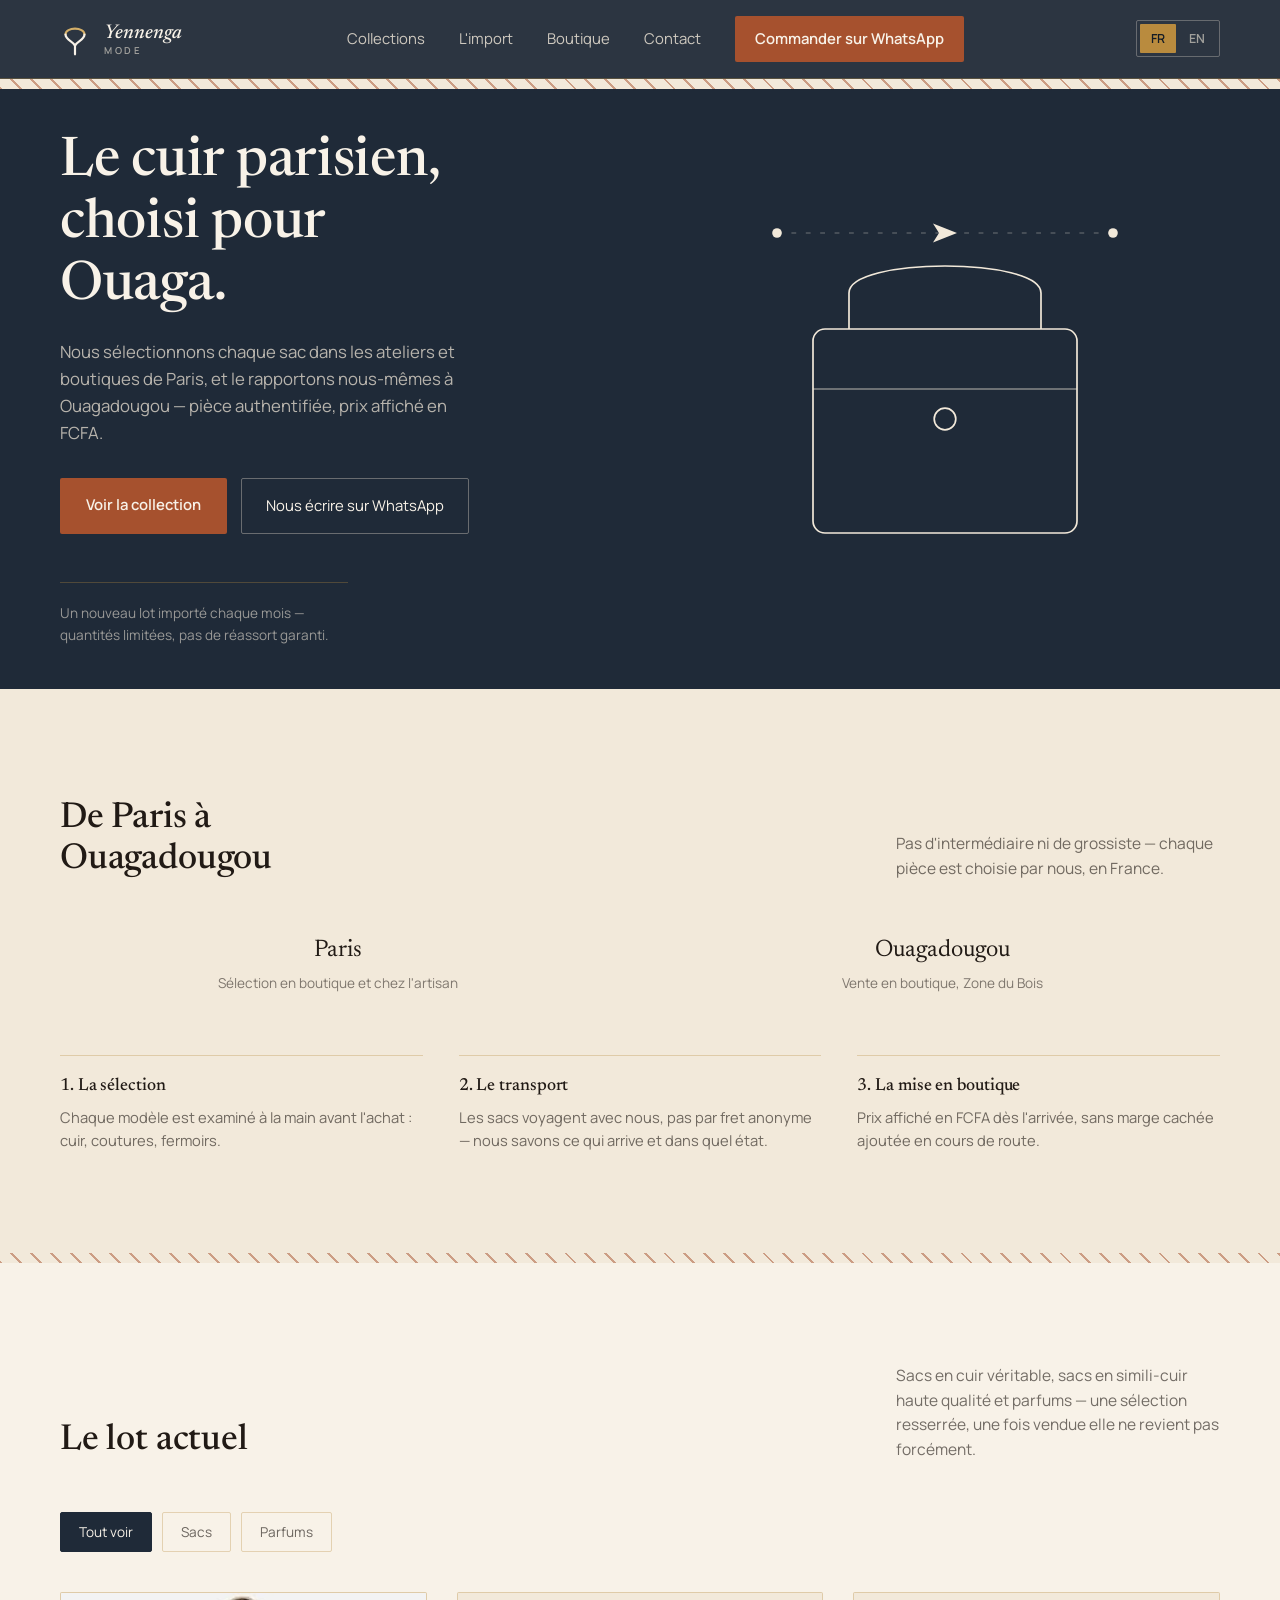
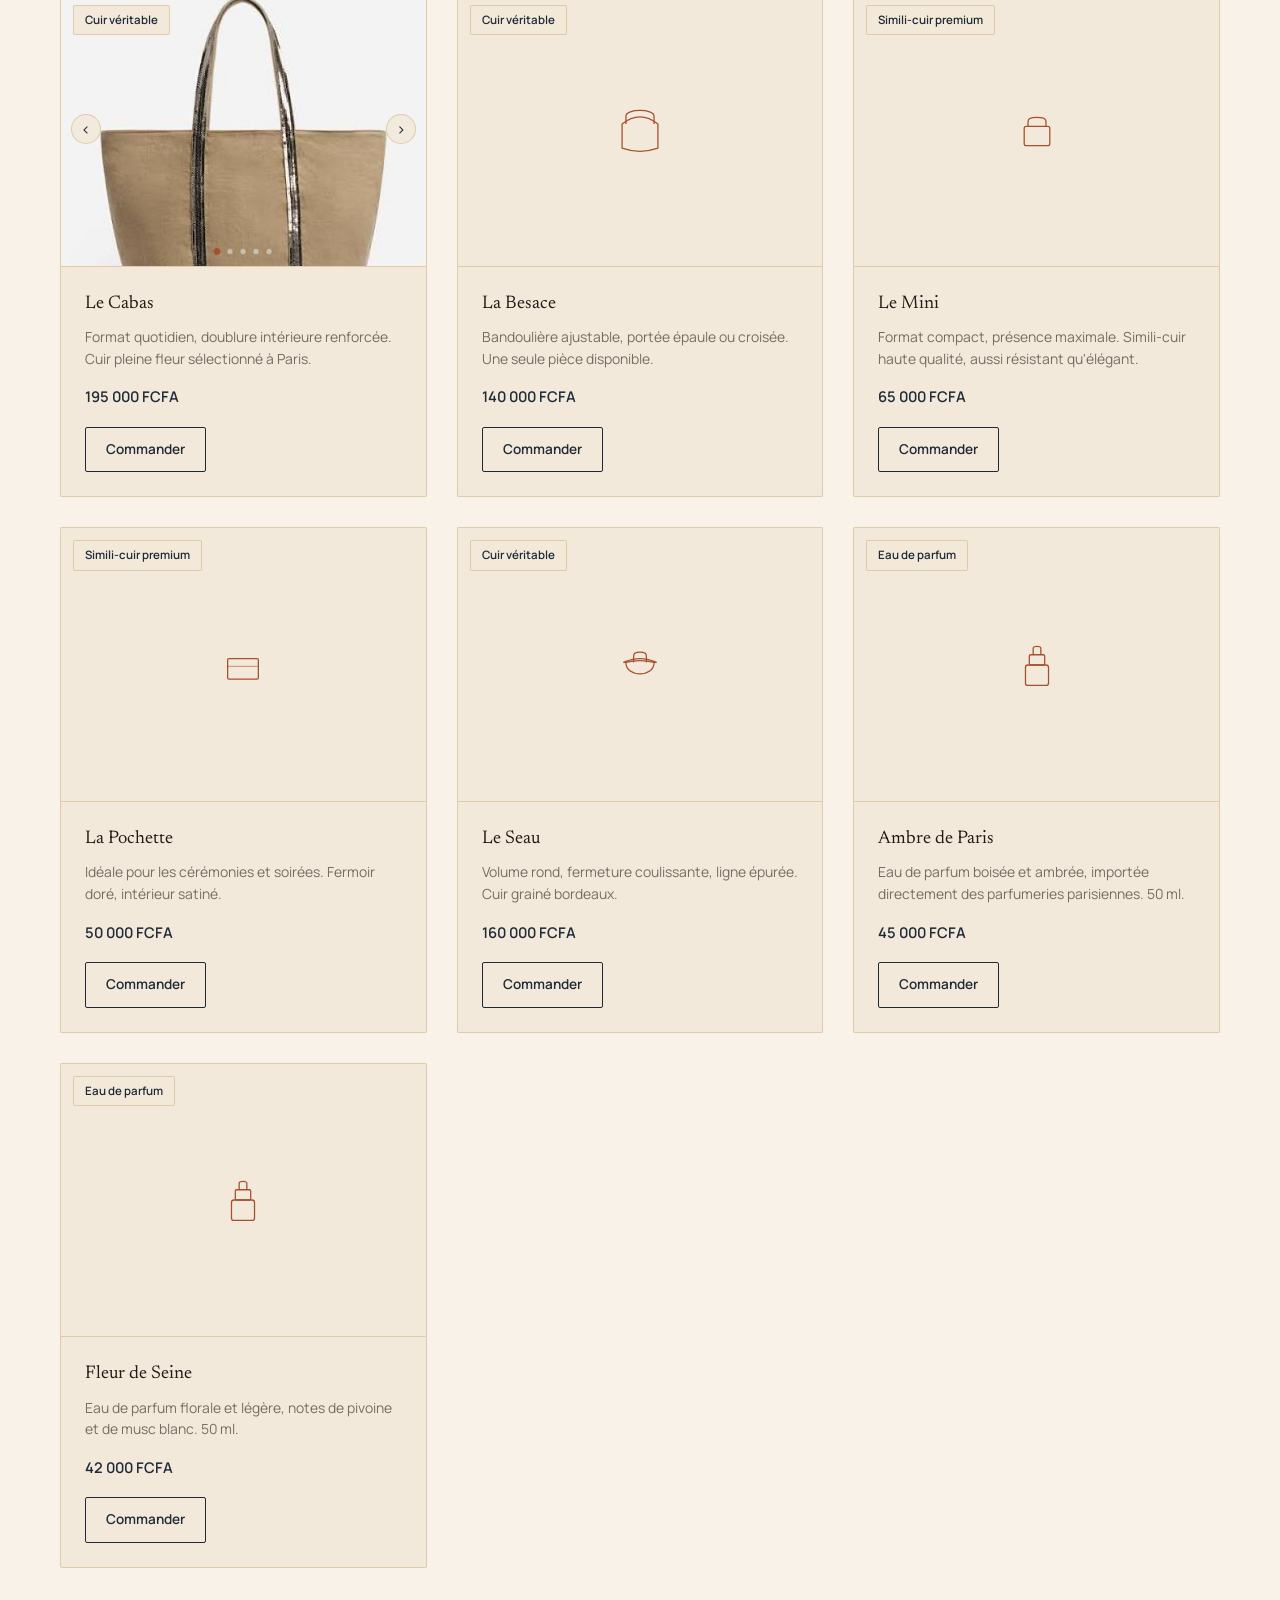
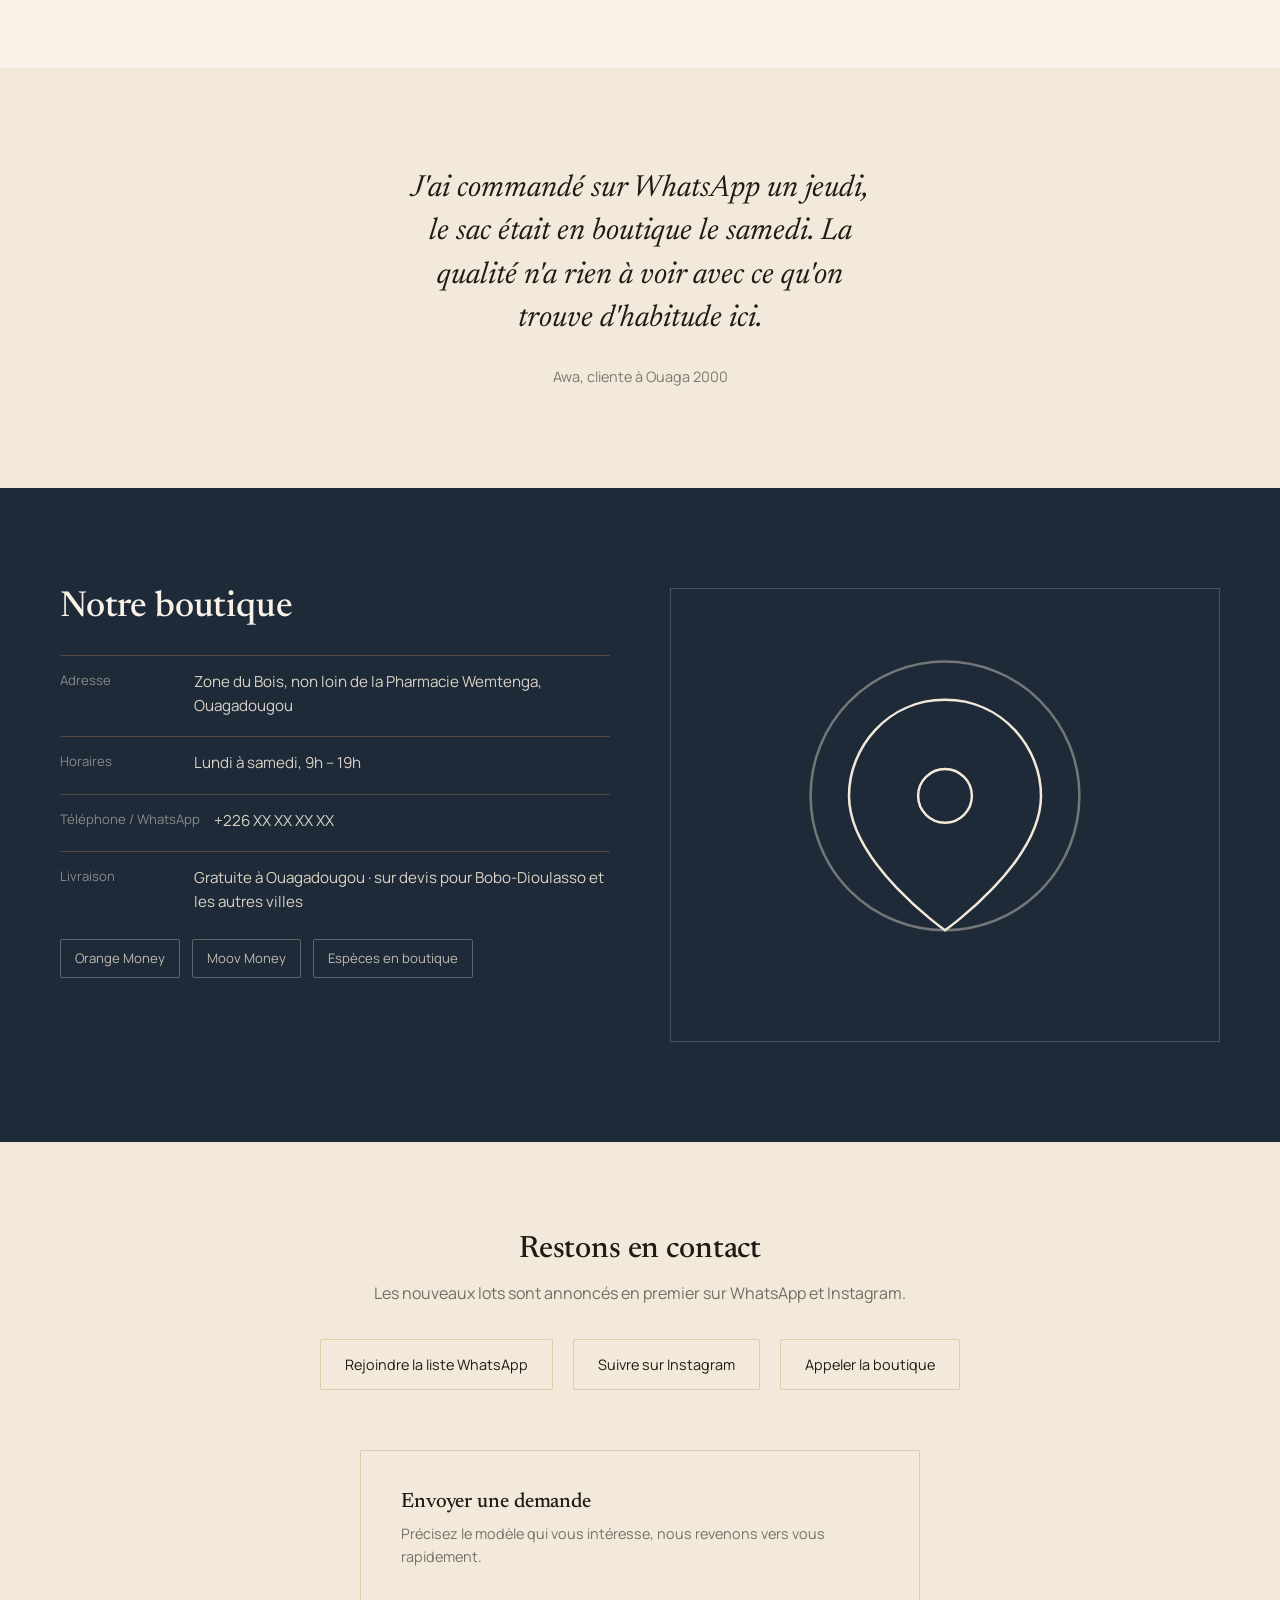
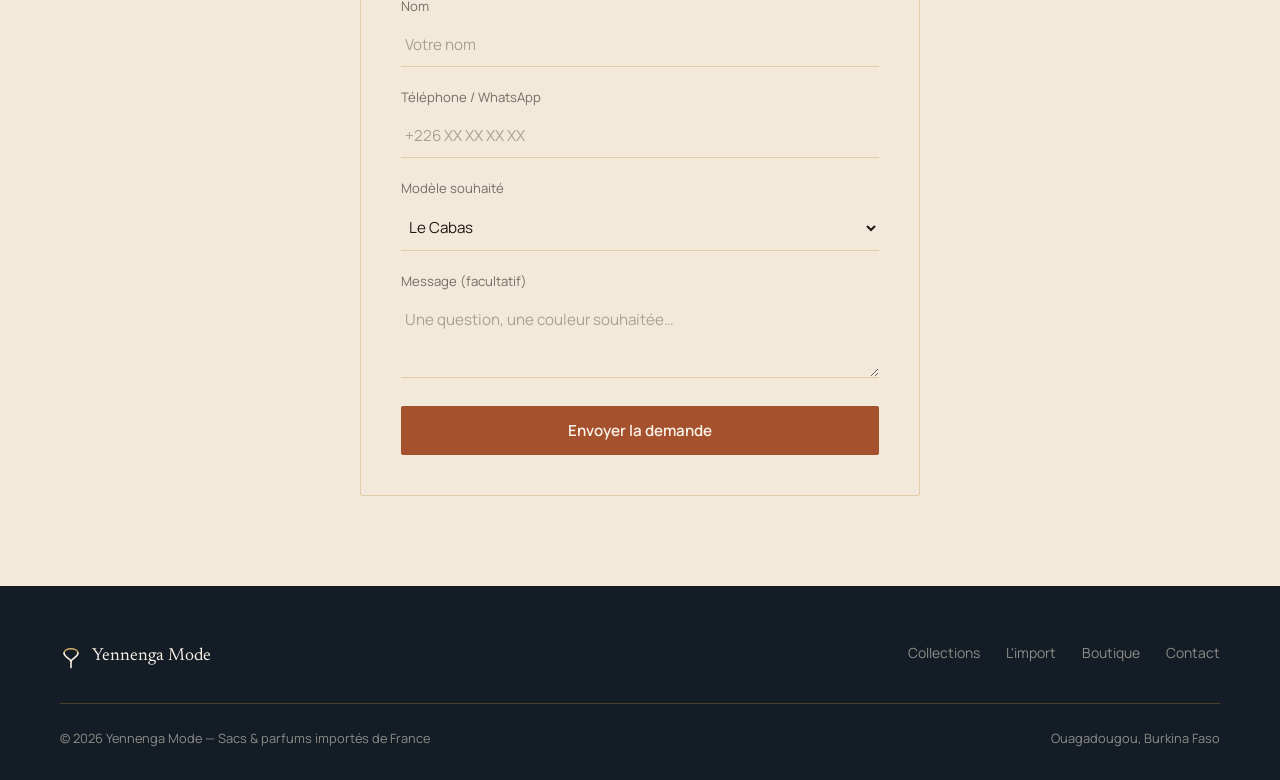
<file: index.html>
<!DOCTYPE html>
<html lang="fr">
<head>
<meta charset="UTF-8">
<meta name="viewport" content="width=device-width, initial-scale=1.0">
<title data-i18n="meta.title">Yennenga Mode — Sacs &amp; parfums importés de France, Ouagadougou</title>
<meta name="description" content="Sacs en cuir et simili-cuir, parfums importés de Paris, vendus à Ouagadougou. Commande sur WhatsApp, paiement Orange Money, Moov Money ou espèces en boutique.">
<link rel="icon" type="image/svg+xml" href="images/favicon.svg">
<link rel="preconnect" href="https://fonts.googleapis.com">
<link rel="preconnect" href="https://fonts.gstatic.com" crossorigin>
<link href="https://fonts.googleapis.com/css2?family=Newsreader:ital,opsz,wght@0,6..72,400;0,6..72,500;0,6..72,600;1,6..72,400;1,6..72,500&family=Manrope:wght@400;500;600;700&display=swap" rel="stylesheet">
<link rel="stylesheet" href="css/style.css">
</head>
<body>

<a class="skip-link" href="#contenu" data-i18n="skip.link">Aller au contenu principal</a>

<header>
  <div class="nav">
    <a href="#" class="brand-lockup" aria-label="Yennenga Mode — accueil">
      <!-- Monogramme : voir yennenga-mode-logo.html pour les autres variantes -->
      <svg class="mark-icon" viewBox="0 0 76 88" fill="none" xmlns="http://www.w3.org/2000/svg" aria-hidden="true">
        <path d="M14 34 C14 14 62 14 62 34" stroke="#D3AE68" stroke-width="5.5" stroke-linecap="round"/>
        <path d="M14 34 C14 48 34 52 38 62" stroke="#F8F2E8" stroke-width="5.5" stroke-linecap="round"/>
        <path d="M62 34 C62 48 42 52 38 62" stroke="#F8F2E8" stroke-width="5.5" stroke-linecap="round"/>
        <line x1="38" y1="62" x2="38" y2="84" stroke="#F8F2E8" stroke-width="5.5" stroke-linecap="round"/>
      </svg>
      <span class="wordmark">
        <span class="brand">Yennenga</span>
        <span class="cat">MODE</span>
      </span>
    </a>
    <nav class="nav-links" aria-label="Navigation principale">
      <a href="#collections" data-i18n="nav.collections">Collections</a>
      <a href="#trajet" data-i18n="nav.import">L'import</a>
      <a href="#boutique" data-i18n="nav.boutique">Boutique</a>
      <a href="#suivez" data-i18n="nav.contact">Contact</a>
      <!-- href de secours si JS désactivé ; mis à jour dynamiquement par js/main.js (CONFIG.whatsappNumber) -->
      <a href="https://wa.me/22670000000" data-whatsapp-link class="nav-cta" data-i18n="nav.cta">Commander sur WhatsApp</a>
    </nav>
    <div class="lang-switch" role="group" data-i18n-aria-label="lang.groupLabel" aria-label="Choix de la langue">
      <button class="lang-btn active" data-lang="fr" aria-pressed="true">FR</button>
      <button class="lang-btn" data-lang="en" aria-pressed="false">EN</button>
    </div>
    <button class="burger" data-i18n-aria-label="burger.ariaLabel" aria-label="Ouvrir le menu" aria-expanded="false"><span></span><span></span><span></span></button>
  </div>
</header>
<div class="motif"></div>

<main id="contenu">

<section class="hero">
  <div class="hero-grid">
    <div class="hero-text">
      <h1 data-i18n="hero.title">Le cuir parisien, choisi pour Ouaga.</h1>
      <p class="lede" data-i18n="hero.lede">Nous sélectionnons chaque sac dans les ateliers et boutiques de Paris, et le rapportons nous-mêmes à Ouagadougou — pièce authentifiée, prix affiché en FCFA.</p>
      <div class="hero-actions">
        <a href="#collections" class="btn-primary" data-i18n="hero.btn1">Voir la collection</a>
        <a href="https://wa.me/22670000000" data-whatsapp-link class="btn-ghost" data-i18n="hero.btn2">Nous écrire sur WhatsApp</a>
      </div>
      <div class="hero-credo" data-i18n="hero.credo">Un nouveau lot importé chaque mois — quantités limitées, pas de réassort garanti.</div>
    </div>
    <div class="hero-art">
      <svg viewBox="0 0 400 380" fill="none" xmlns="http://www.w3.org/2000/svg" stroke-width="1.4" aria-hidden="true">
        <rect x="90" y="140" width="220" height="170" rx="10" stroke="currentColor"/>
        <path d="M120 140 V110 C120 80 280 80 280 110 V140" stroke="currentColor"/>
        <line x1="90" y1="190" x2="310" y2="190" stroke="currentColor" stroke-opacity="0.5"/>
        <circle cx="200" cy="215" r="9" stroke="currentColor"/>
        <path d="M60 60 L340 60" stroke="currentColor" stroke-opacity="0.25" stroke-dasharray="4 8"/>
        <circle cx="60" cy="60" r="4" fill="currentColor" stroke="none"/>
        <circle cx="340" cy="60" r="4" fill="currentColor" stroke="none"/>
        <path d="M190 52 L210 60 L190 68 L195 60 Z" fill="currentColor" stroke="none"/>
      </svg>
    </div>
  </div>
</section>

<section class="trajet" id="trajet">
  <div class="wrap">
    <div class="section-head">
      <h2 data-i18n="trajet.h2">De Paris à Ouagadougou</h2>
      <p data-i18n="trajet.p">Pas d'intermédiaire ni de grossiste — chaque pièce est choisie par nous, en France.</p>
    </div>
    <div class="route">
      <div class="route-city">
        <div class="name">Paris</div>
        <div class="tag" data-i18n="trajet.parisTag">Sélection en boutique et chez l'artisan</div>
      </div>
      <div class="route-line">
        <svg viewBox="0 0 24 24" fill="none" xmlns="http://www.w3.org/2000/svg" aria-hidden="true">
          <path d="M2 12h20M15 6l6 6-6 6" stroke="currentColor" stroke-width="1.6"/>
        </svg>
      </div>
      <div class="route-city">
        <div class="name">Ouagadougou</div>
        <div class="tag" data-i18n="trajet.ouagaTag">Vente en boutique, Zone du Bois</div>
      </div>
    </div>
    <div class="steps">
      <div class="step">
        <h3 data-i18n="trajet.step1h">1. La sélection</h3>
        <p data-i18n="trajet.step1p">Chaque modèle est examiné à la main avant l'achat : cuir, coutures, fermoirs.</p>
      </div>
      <div class="step">
        <h3 data-i18n="trajet.step2h">2. Le transport</h3>
        <p data-i18n="trajet.step2p">Les sacs voyagent avec nous, pas par fret anonyme — nous savons ce qui arrive et dans quel état.</p>
      </div>
      <div class="step">
        <h3 data-i18n="trajet.step3h">3. La mise en boutique</h3>
        <p data-i18n="trajet.step3p">Prix affiché en FCFA dès l'arrivée, sans marge cachée ajoutée en cours de route.</p>
      </div>
    </div>
  </div>
</section>

<div class="motif"></div>

<!--
  SECTION COLLECTION — à personnaliser :
  - prix (.price) en FCFA, provisoires
  - description (.desc), en français dans le HTML : sert de repère, la traduction
    affichée vient du dictionnaire dans js/main.js (clé data-i18n correspondante)
  - image : remplacer le <svg class="img-fallback"> par
    <img src="images/produits/NOM-DU-FICHIER.jpg" alt="description du produit">
    une fois les vraies photos disponibles (voir dossier images/produits/)
  - data-category ("sac" / "parfum") pilote les onglets de filtre ; pour ajouter
    une nouvelle catégorie plus tard, ajouter un bouton .cat-tab data-filter
    correspondant et l'utiliser sur les cartes concernées
  - data-order-product doit correspondre exactement à une <option> du
    champ "Modèle souhaité" du formulaire de contact plus bas
  - le badge matière (.material-tag) utilise une clé mat.cuir / mat.simili / mat.parfum
  - PHOTOS (carrousel) : chaque bloc .product-img.carousel porte un attribut
    data-images contenant un tableau JSON de chemins d'image, ex.
    data-images='["images/produits/le-cabas-1.jpg","images/produits/le-cabas-2.jpg"]'
    Tant que le tableau est vide ("[]"), l'icône de secours (<svg class="img-fallback">)
    déjà présente dans le HTML reste affichée. Dès qu'on y ajoute des chemins,
    js/main.js construit automatiquement les diapositives ; les flèches et les
    points de navigation n'apparaissent que s'il y a au moins 2 photos.
    Convention de nommage suggérée : nom-produit-1.jpg, nom-produit-2.jpg, etc.
-->
<section class="collections" id="collections">
  <div class="wrap">
    <div class="section-head">
      <h2 data-i18n="coll.h2">Le lot actuel</h2>
      <p data-i18n="coll.p">Sacs en cuir véritable, sacs en simili-cuir haute qualité et parfums — une sélection resserrée, une fois vendue elle ne revient pas forcément.</p>
    </div>

    <div class="cat-tabs" role="tablist" aria-label="Filtrer la collection">
      <button class="cat-tab active" data-filter="tous" data-i18n="coll.tabAll">Tout voir</button>
      <button class="cat-tab" data-filter="sac" data-i18n="coll.tabBags">Sacs</button>
      <button class="cat-tab" data-filter="parfum" data-i18n="coll.tabPerfumes">Parfums</button>
    </div>

    <div class="products">
      <div class="product-card" data-category="sac">
        <div class="product-img carousel" data-images='["images/produits/le-cabas-1.jpg","images/produits/le-cabas-2.jpg","images/produits/le-cabas-3.jpg","images/produits/le-cabas-4.jpg","images/produits/le-cabas-5.jpg"]'>
          <span class="material-tag" data-i18n="mat.cuir">Cuir véritable</span>
          <div class="slide active">
            <svg class="img-fallback" viewBox="0 0 100 100" fill="none" xmlns="http://www.w3.org/2000/svg" stroke-width="2" aria-hidden="true">
              <rect x="18" y="38" width="64" height="46" rx="4"/>
              <path d="M30 38 V26 C30 14 70 14 70 26 V38"/>
            </svg>
          </div>
        </div>
        <div class="product-body">
          <div class="name">Le Cabas</div>
          <div class="desc" data-i18n="p.cabas.desc">Format quotidien, doublure intérieure renforcée. Cuir pleine fleur sélectionné à Paris.</div>
          <div class="price">195 000 FCFA</div>
          <a href="#suivez" class="product-buy" data-order-product="Le Cabas" data-i18n="p.order">Commander</a>
        </div>
      </div>
      <div class="product-card" data-category="sac">
        <div class="product-img carousel" data-images="[]">
          <span class="material-tag" data-i18n="mat.cuir">Cuir véritable</span>
          <div class="slide active">
            <svg class="img-fallback" viewBox="0 0 100 100" fill="none" xmlns="http://www.w3.org/2000/svg" stroke-width="2" aria-hidden="true">
              <path d="M22 42 Q50 20 78 42 V80 Q50 90 22 80 Z"/>
              <path d="M28 42 V30 C28 18 72 18 72 30 V42"/>
            </svg>
          </div>
        </div>
        <div class="product-body">
          <div class="name">La Besace</div>
          <div class="desc" data-i18n="p.besace.desc">Bandoulière ajustable, portée épaule ou croisée. Une seule pièce disponible.</div>
          <div class="price">140 000 FCFA</div>
          <a href="#suivez" class="product-buy" data-order-product="La Besace" data-i18n="p.order">Commander</a>
        </div>
      </div>
      <div class="product-card" data-category="sac">
        <div class="product-img carousel" data-images="[]">
          <span class="material-tag" data-i18n="mat.simili">Simili-cuir premium</span>
          <div class="slide active">
            <svg class="img-fallback" viewBox="0 0 100 100" fill="none" xmlns="http://www.w3.org/2000/svg" stroke-width="2" aria-hidden="true">
              <rect x="30" y="46" width="40" height="30" rx="3"/>
              <path d="M36 46 V38 C36 30 64 30 64 38 V46"/>
            </svg>
          </div>
        </div>
        <div class="product-body">
          <div class="name">Le Mini</div>
          <div class="desc" data-i18n="p.mini.desc">Format compact, présence maximale. Simili-cuir haute qualité, aussi résistant qu'élégant.</div>
          <div class="price">65 000 FCFA</div>
          <a href="#suivez" class="product-buy" data-order-product="Le Mini" data-i18n="p.order">Commander</a>
        </div>
      </div>
      <div class="product-card" data-category="sac">
        <div class="product-img carousel" data-images="[]">
          <span class="material-tag" data-i18n="mat.simili">Simili-cuir premium</span>
          <div class="slide active">
            <svg class="img-fallback" viewBox="0 0 100 100" fill="none" xmlns="http://www.w3.org/2000/svg" stroke-width="2" aria-hidden="true">
              <rect x="26" y="40" width="48" height="32" rx="2"/>
              <line x1="26" y1="52" x2="74" y2="52" stroke-opacity="0.5"/>
            </svg>
          </div>
        </div>
        <div class="product-body">
          <div class="name">La Pochette</div>
          <div class="desc" data-i18n="p.pochette.desc">Idéale pour les cérémonies et soirées. Fermoir doré, intérieur satiné.</div>
          <div class="price">50 000 FCFA</div>
          <a href="#suivez" class="product-buy" data-order-product="La Pochette" data-i18n="p.order">Commander</a>
        </div>
      </div>
      <div class="product-card" data-category="sac">
        <div class="product-img carousel" data-images="[]">
          <span class="material-tag" data-i18n="mat.cuir">Cuir véritable</span>
          <div class="slide active">
            <svg class="img-fallback" viewBox="0 0 100 100" fill="none" xmlns="http://www.w3.org/2000/svg" stroke-width="2" aria-hidden="true">
              <path d="M28 46 C28 70 72 70 72 46"/>
              <path d="M24 46 Q50 34 76 46 L72 46 Q50 40 28 46 Z"/>
              <path d="M40 46 V36 C40 28 60 28 60 36 V46"/>
            </svg>
          </div>
        </div>
        <div class="product-body">
          <div class="name">Le Seau</div>
          <div class="desc" data-i18n="p.seau.desc">Volume rond, fermeture coulissante, ligne épurée. Cuir grainé bordeaux.</div>
          <div class="price">160 000 FCFA</div>
          <a href="#suivez" class="product-buy" data-order-product="Le Seau" data-i18n="p.order">Commander</a>
        </div>
      </div>
      <div class="product-card" data-category="parfum">
        <div class="product-img carousel" data-images="[]">
          <span class="material-tag" data-i18n="mat.parfum">Eau de parfum</span>
          <div class="slide active">
            <svg class="img-fallback" viewBox="0 0 100 100" fill="none" xmlns="http://www.w3.org/2000/svg" stroke-width="2" aria-hidden="true">
              <rect x="38" y="34" width="24" height="16" rx="2"/>
              <path d="M44 34 V24 C44 20 56 20 56 24 V34"/>
              <rect x="32" y="50" width="36" height="32" rx="4"/>
            </svg>
          </div>
        </div>
        <div class="product-body">
          <div class="name">Ambre de Paris</div>
          <div class="desc" data-i18n="p.ambre.desc">Eau de parfum boisée et ambrée, importée directement des parfumeries parisiennes. 50 ml.</div>
          <div class="price">45 000 FCFA</div>
          <a href="#suivez" class="product-buy" data-order-product="Ambre de Paris" data-i18n="p.order">Commander</a>
        </div>
      </div>
      <div class="product-card" data-category="parfum">
        <div class="product-img carousel" data-images="[]">
          <span class="material-tag" data-i18n="mat.parfum">Eau de parfum</span>
          <div class="slide active">
            <svg class="img-fallback" viewBox="0 0 100 100" fill="none" xmlns="http://www.w3.org/2000/svg" stroke-width="2" aria-hidden="true">
              <rect x="38" y="34" width="24" height="16" rx="2"/>
              <path d="M44 34 V24 C44 20 56 20 56 24 V34"/>
              <rect x="32" y="50" width="36" height="32" rx="4"/>
            </svg>
          </div>
        </div>
        <div class="product-body">
          <div class="name">Fleur de Seine</div>
          <div class="desc" data-i18n="p.fleur.desc">Eau de parfum florale et légère, notes de pivoine et de musc blanc. 50 ml.</div>
          <div class="price">42 000 FCFA</div>
          <a href="#suivez" class="product-buy" data-order-product="Fleur de Seine" data-i18n="p.order">Commander</a>
        </div>
      </div>
    </div>
  </div>
</section>

<section class="quote-section">
  <div class="wrap">
    <blockquote data-i18n="quote.text">J'ai commandé sur WhatsApp un jeudi, le sac était en boutique le samedi. La qualité n'a rien à voir avec ce qu'on trouve d'habitude ici.</blockquote>
    <cite data-i18n="quote.cite">Awa, cliente à Ouaga 2000</cite>
  </div>
</section>

<!--
  SECTION BOUTIQUE — à personnaliser : adresse, horaires, téléphone.
  Le numéro affiché ici est un texte simple (placeholder) ; le numéro
  utilisé pour les liens WhatsApp/appel se règle dans js/main.js (CONFIG.whatsappNumber).
-->
<section class="boutique" id="boutique">
  <div class="wrap boutique-grid">
    <div>
      <h2 data-i18n="shop.h2">Notre boutique</h2>
      <div class="info-list">
        <div class="row">
          <div class="label" data-i18n="shop.address">Adresse</div>
          <div class="val">Zone du Bois, non loin de la Pharmacie Wemtenga, Ouagadougou</div>
        </div>
        <div class="row">
          <div class="label" data-i18n="shop.hours">Horaires</div>
          <div class="val" data-i18n="shop.hoursVal">Lundi à samedi, 9h – 19h</div>
        </div>
        <div class="row">
          <div class="label" data-i18n="shop.phone">Téléphone / WhatsApp</div>
          <div class="val">+226 XX XX XX XX</div>
        </div>
        <div class="row">
          <div class="label" data-i18n="shop.delivery">Livraison</div>
          <div class="val" data-i18n="shop.deliveryVal">Gratuite à Ouagadougou · sur devis pour Bobo-Dioulasso et les autres villes</div>
        </div>
      </div>
      <div class="pay-badges">
        <span>Orange Money</span>
        <span>Moov Money</span>
        <span data-i18n="shop.cash">Espèces en boutique</span>
      </div>
    </div>
    <div class="map-card">
      <svg viewBox="0 0 200 200" fill="none" xmlns="http://www.w3.org/2000/svg" stroke-width="1.3" aria-hidden="true">
        <circle cx="100" cy="90" r="70" stroke="currentColor" stroke-opacity="0.4"/>
        <path d="M100 40 C130 40 150 65 150 90 C150 125 100 160 100 160 C100 160 50 125 50 90 C50 65 70 40 100 40 Z" stroke="currentColor"/>
        <circle cx="100" cy="90" r="14" stroke="currentColor"/>
      </svg>
    </div>
  </div>
</section>

<section class="follow" id="suivez">
  <div class="wrap">
    <div class="follow-inner">
      <h2 data-i18n="contact.h2">Restons en contact</h2>
      <p data-i18n="contact.p">Les nouveaux lots sont annoncés en premier sur WhatsApp et Instagram.</p>
      <div class="follow-links">
        <!-- hrefs de secours si JS désactivé ; mis à jour dynamiquement par js/main.js -->
        <a href="https://wa.me/22670000000" data-whatsapp-link data-i18n="contact.linkWhatsapp">Rejoindre la liste WhatsApp</a>
        <a href="https://instagram.com/yennenga.mode" data-instagram-link data-i18n="contact.linkInsta">Suivre sur Instagram</a>
        <a href="tel:+22670000000" data-whatsapp-phone data-i18n="contact.linkCall">Appeler la boutique</a>
      </div>
    </div>

    <!--
      FORMULAIRE DE CONTACT — envoyé via Formspree.
      1. Créer un compte gratuit sur https://formspree.io
      2. Créer un formulaire, récupérer son identifiant
      3. Renseigner CONFIG.formspreeFormId dans js/main.js
      Tant que ce n'est pas fait, le formulaire s'ouvre automatiquement
      dans WhatsApp avec les informations saisies, pour ne perdre aucune demande.
    -->
    <form class="contact-form" id="contact-form" method="POST">
      <h3 data-i18n="form.h3">Envoyer une demande</h3>
      <div class="sub" data-i18n="form.sub">Précisez le modèle qui vous intéresse, nous revenons vers vous rapidement.</div>

      <!-- Piège à robots (anti-spam Formspree) : champ caché, doit rester vide -->
      <input type="text" name="_gotcha" style="display:none" tabindex="-1" autocomplete="off">
      <input type="hidden" name="_subject" value="Nouvelle demande — Yennenga Mode">

      <div class="field">
        <label for="cf-nom" data-i18n="form.name">Nom</label>
        <input type="text" id="cf-nom" name="nom" placeholder="Votre nom" data-i18n-placeholder="form.namePh" required>
      </div>
      <div class="field">
        <label for="cf-tel" data-i18n="form.phone">Téléphone / WhatsApp</label>
        <input type="tel" id="cf-tel" name="telephone" placeholder="+226 XX XX XX XX" required>
      </div>
      <div class="field">
        <label for="cf-modele" data-i18n="form.model">Modèle souhaité</label>
        <select id="cf-modele" name="modele">
          <optgroup label="Sacs" data-i18n-label="form.grpBags">
            <option>Le Cabas</option>
            <option>La Besace</option>
            <option>Le Mini</option>
            <option>La Pochette</option>
            <option>Le Seau</option>
          </optgroup>
          <optgroup label="Parfums" data-i18n-label="form.grpPerfumes">
            <option>Ambre de Paris</option>
            <option>Fleur de Seine</option>
          </optgroup>
          <option data-i18n="form.other">Autre / je ne sais pas encore</option>
        </select>
      </div>
      <div class="field">
        <label for="cf-msg" data-i18n="form.message">Message (facultatif)</label>
        <textarea id="cf-msg" name="message" placeholder="Une question, une couleur souhaitée…" data-i18n-placeholder="form.messagePh"></textarea>
      </div>
      <button type="submit" class="contact-submit" data-i18n="form.submit">Envoyer la demande</button>
      <div class="form-status" id="form-status" role="status" aria-live="polite"></div>
    </form>
  </div>
</section>

</main>

<footer>
  <div class="wrap">
    <div class="foot-grid">
      <div class="foot-logo">
        <svg class="mark-icon" viewBox="0 0 76 88" fill="none" xmlns="http://www.w3.org/2000/svg" aria-hidden="true">
          <path d="M14 34 C14 14 62 14 62 34" stroke="#D3AE68" stroke-width="5.5" stroke-linecap="round"/>
          <path d="M14 34 C14 48 34 52 38 62" stroke="#F8F2E8" stroke-width="5.5" stroke-linecap="round"/>
          <path d="M62 34 C62 48 42 52 38 62" stroke="#F8F2E8" stroke-width="5.5" stroke-linecap="round"/>
          <line x1="38" y1="62" x2="38" y2="84" stroke="#F8F2E8" stroke-width="5.5" stroke-linecap="round"/>
        </svg>
        <span>Yennenga Mode</span>
      </div>
      <div class="foot-links">
        <a href="#collections" data-i18n="nav.collections">Collections</a>
        <a href="#trajet" data-i18n="nav.import">L'import</a>
        <a href="#boutique" data-i18n="nav.boutique">Boutique</a>
        <a href="#suivez" data-i18n="nav.contact">Contact</a>
      </div>
    </div>
    <div class="foot-bottom">
      <span data-i18n="footer.line1">© 2026 Yennenga Mode — Sacs &amp; parfums importés de France</span>
      <span>Ouagadougou, Burkina Faso</span>
    </div>
  </div>
</footer>

<script src="js/main.js"></script>
</body>
</html>
</file>
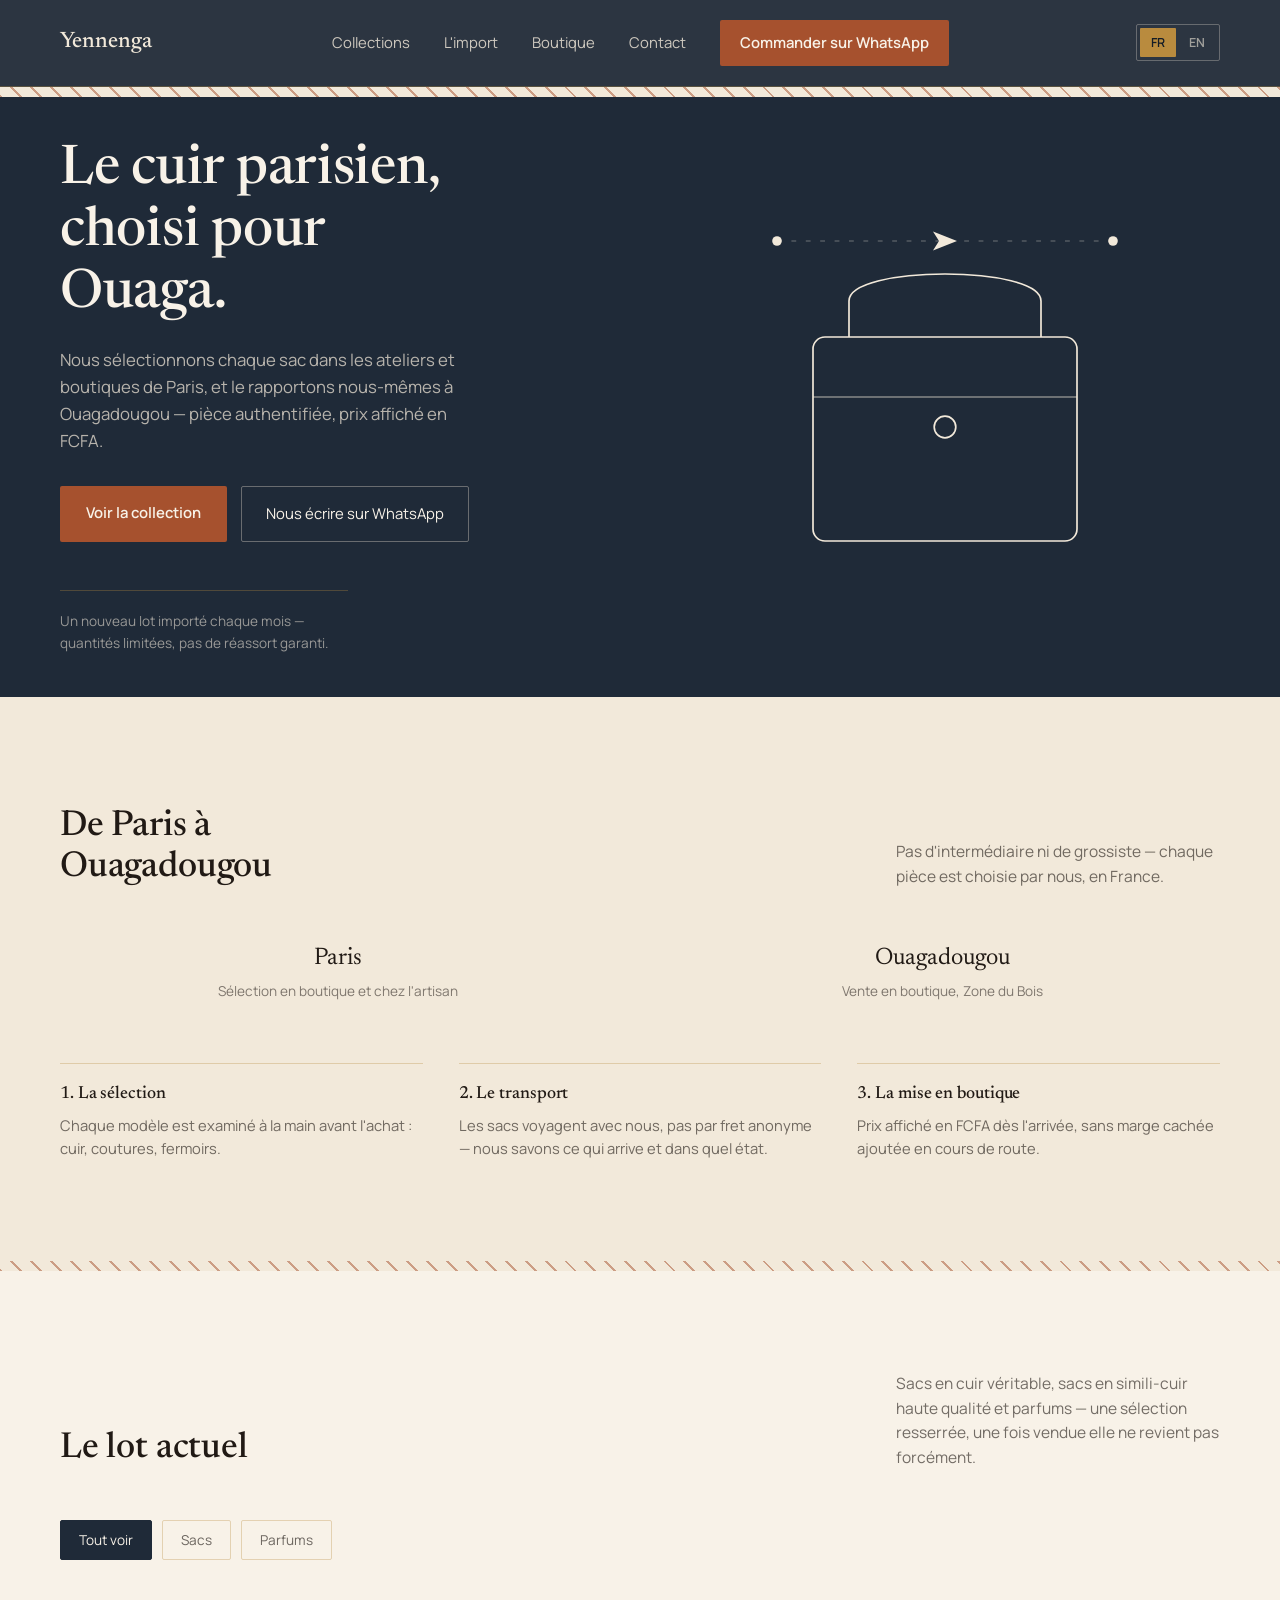
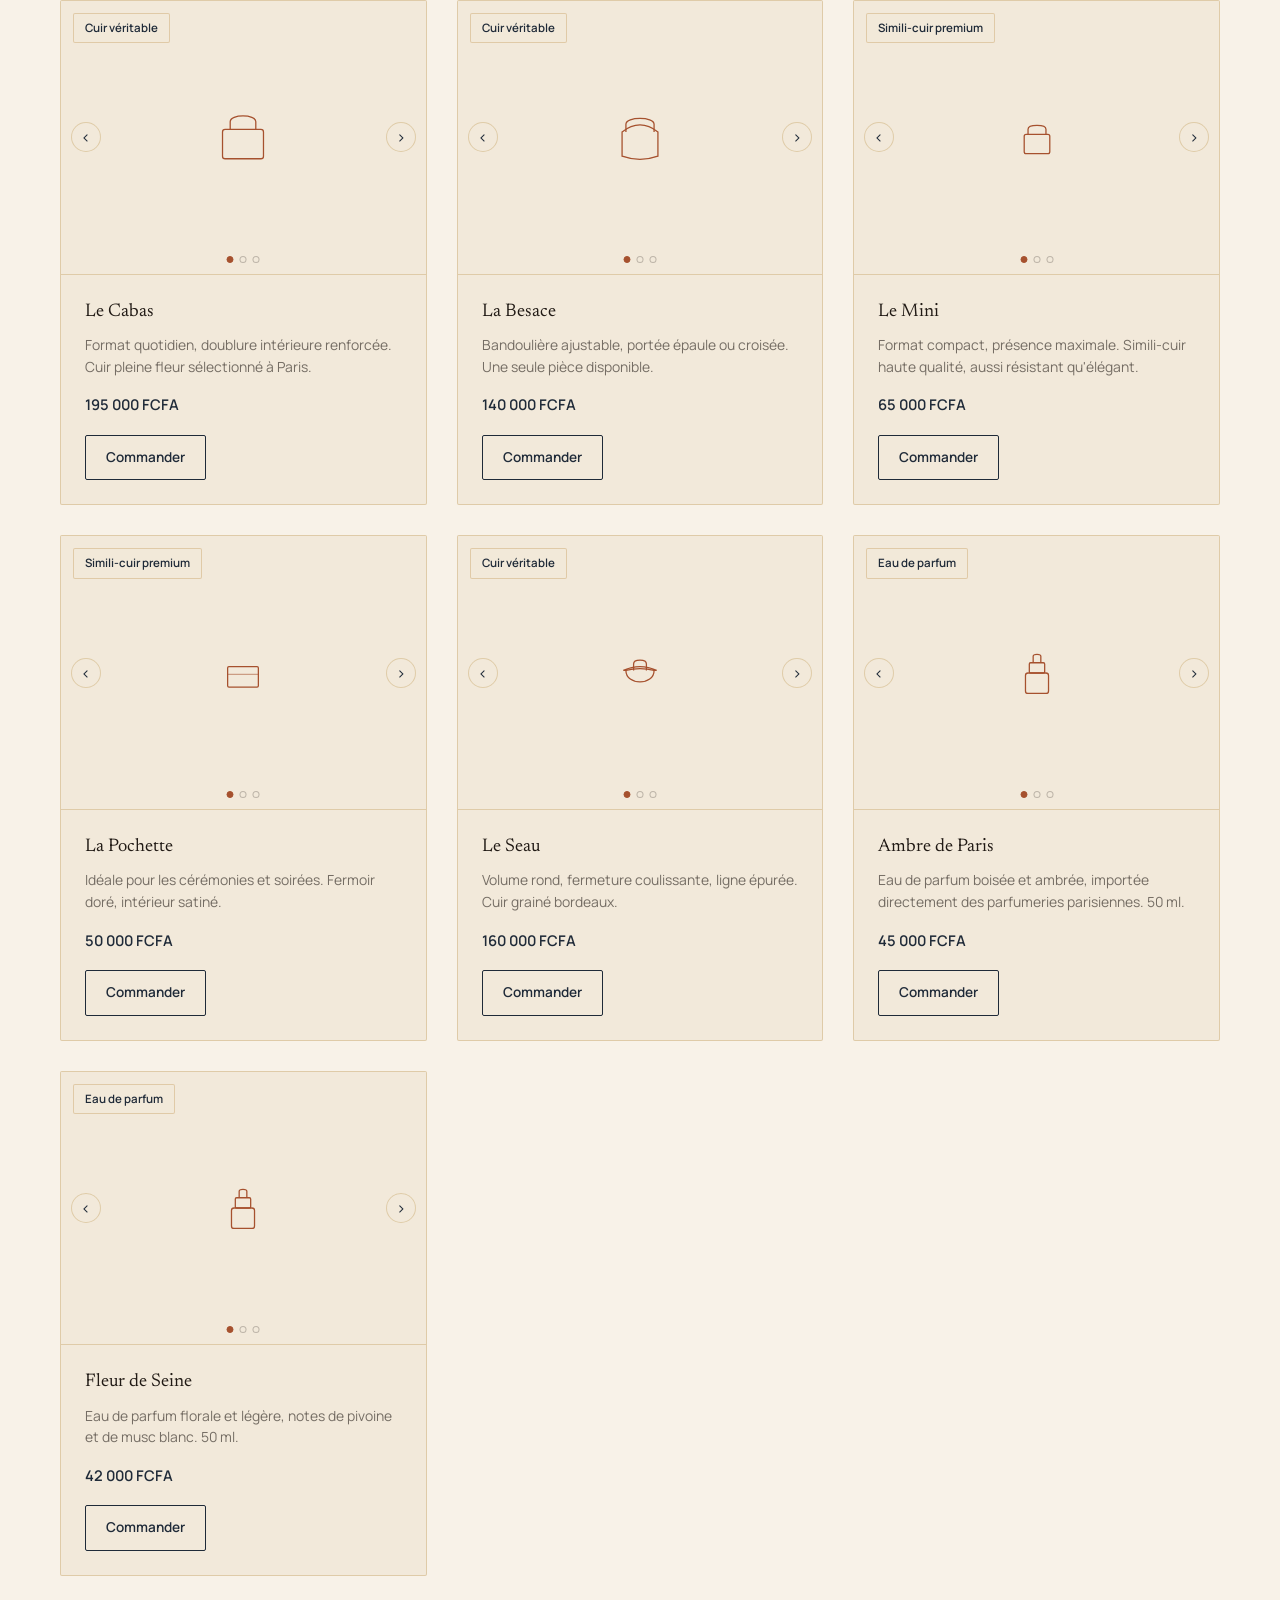
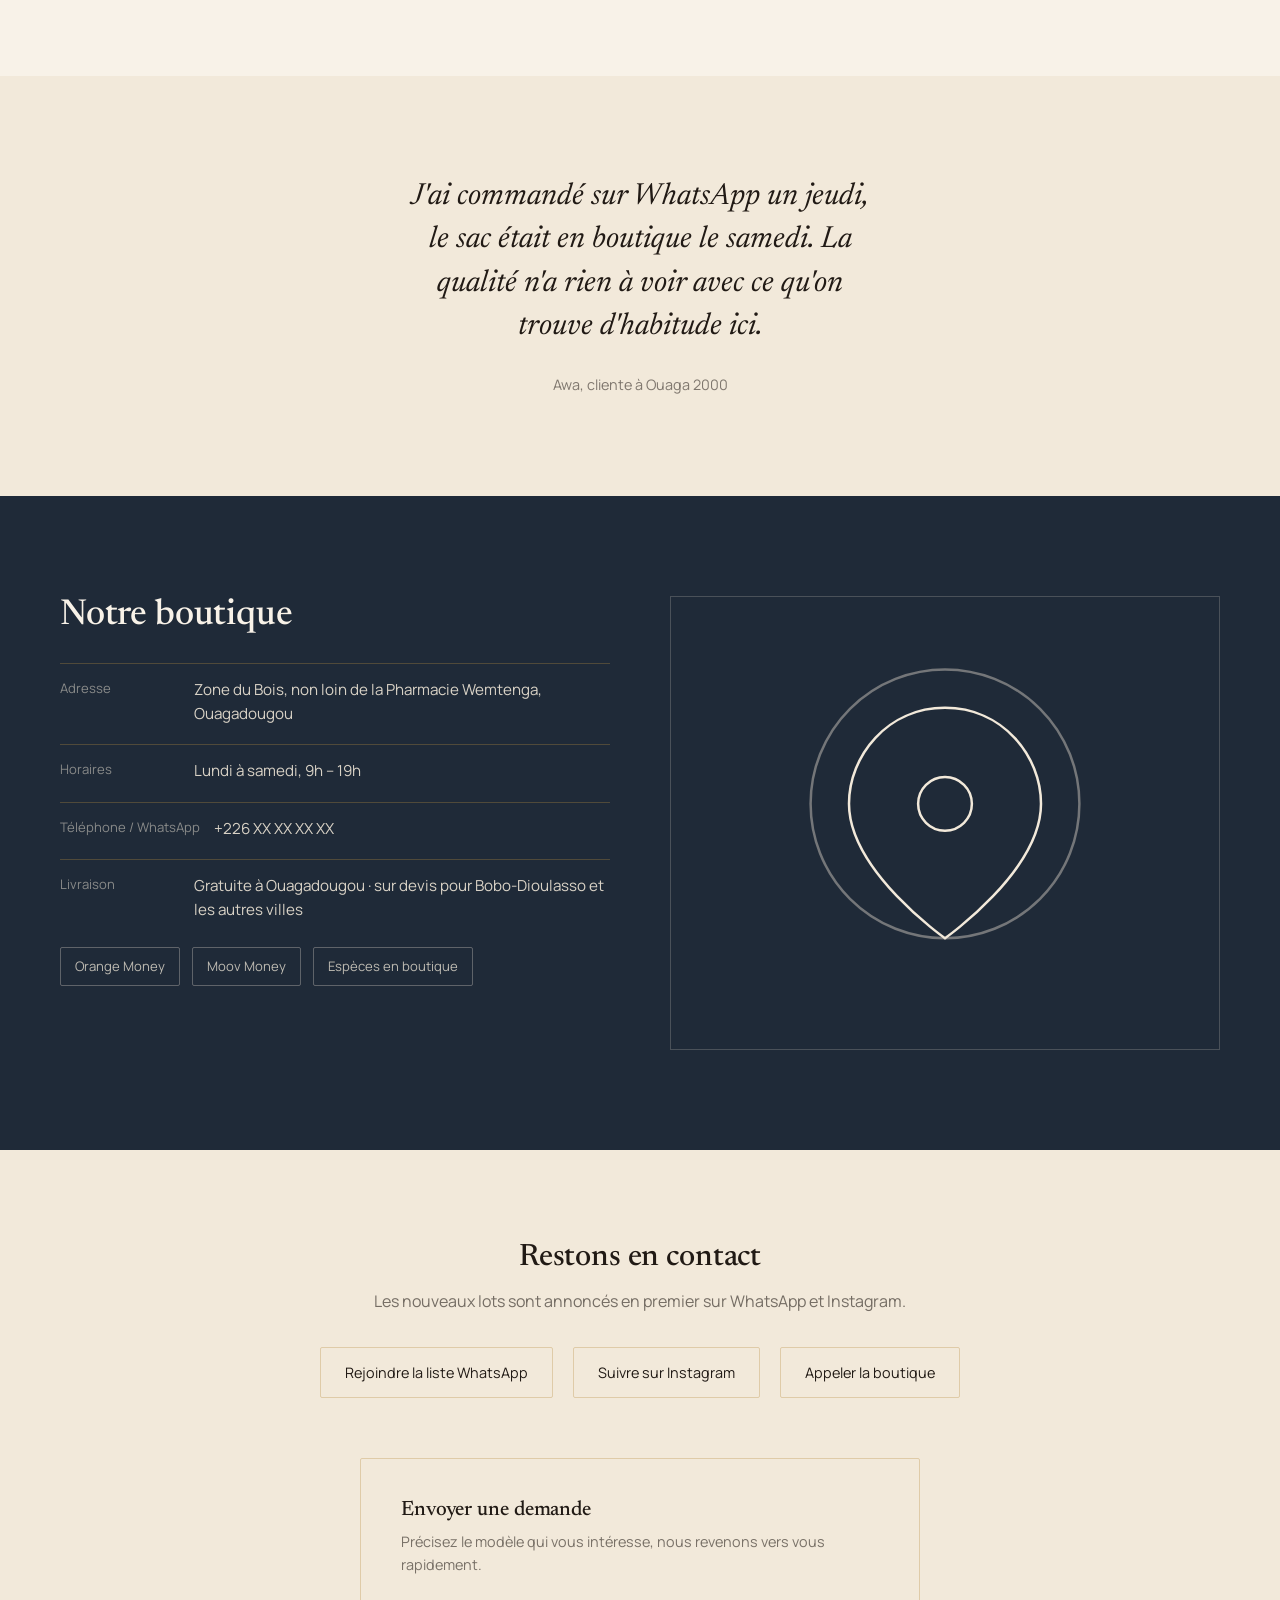
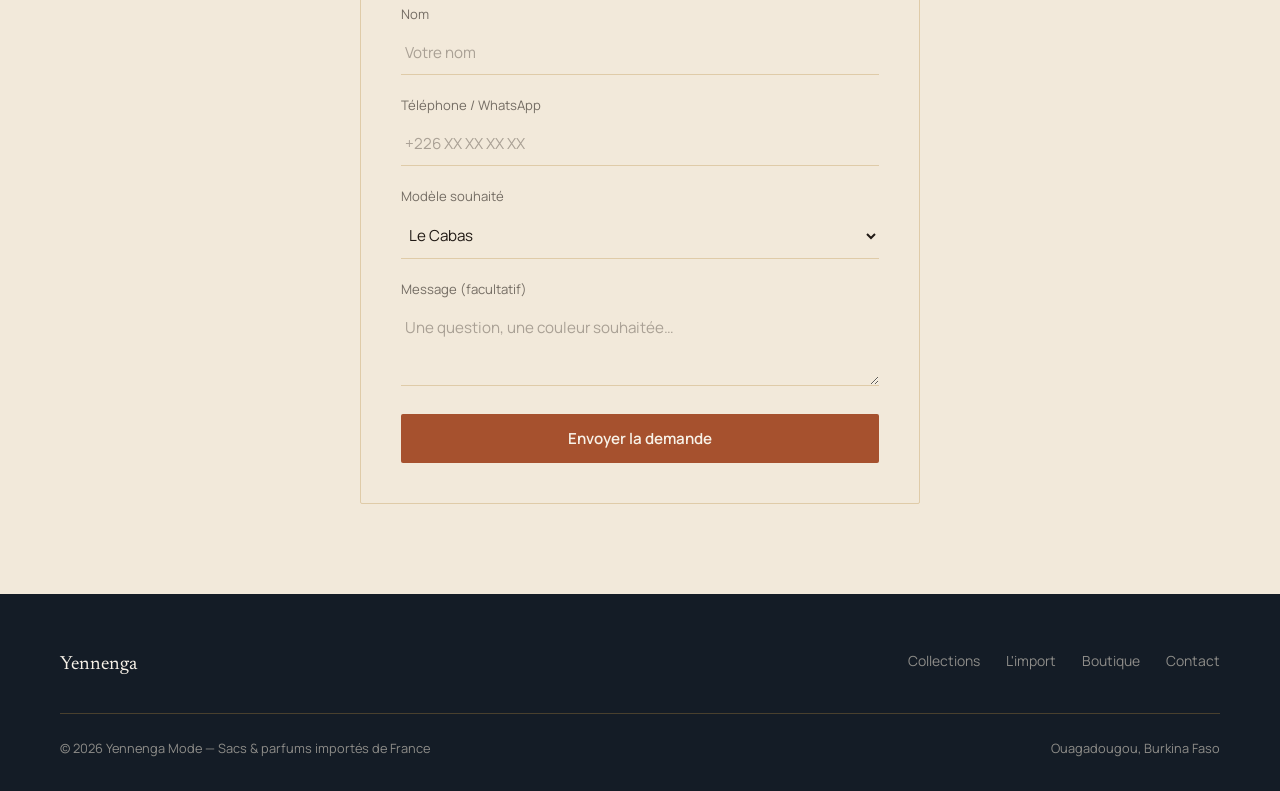
<file: yennenga-maquette.html>
<!DOCTYPE html>
<html lang="fr">
<head>
<meta charset="UTF-8">
<meta name="viewport" content="width=device-width, initial-scale=1.0">
<title>Yennenga Mode — Sacs & parfums importés de France, Ouagadougou</title>
<link rel="preconnect" href="https://fonts.googleapis.com">
<link rel="preconnect" href="https://fonts.gstatic.com" crossorigin>
<link href="https://fonts.googleapis.com/css2?family=Newsreader:ital,opsz,wght@0,6..72,400;0,6..72,500;0,6..72,600;1,6..72,400&family=Manrope:wght@400;500;600;700&display=swap" rel="stylesheet">
<style>
  :root{
    --indigo:#1F2A38;
    --indigo-deep:#141C26;
    --ocre:#A6512E;
    --ocre-deep:#8A3F22;
    --ivoire:#F2E9DA;
    --ivoire-soft:#F8F2E8;
    --laiton:#B98B3E;
    --laiton-pale:#D3AE68;
    --encre:#211A15;
    --ligne:rgba(185,139,62,0.32);
    --max:1240px;
  }

  *{box-sizing:border-box; margin:0; padding:0;}
  html{scroll-behavior:smooth;}
  @media (prefers-reduced-motion: reduce){
    html{scroll-behavior:auto;}
    *{animation-duration:0.01ms !important; animation-iteration-count:1 !important; transition-duration:0.01ms !important;}
  }

  body{
    font-family:'Manrope', sans-serif;
    color:var(--encre);
    background:var(--ivoire);
    line-height:1.6;
    font-weight:400;
  }

  h1,h2,h3{
    font-family:'Newsreader', serif;
    font-weight:500;
    line-height:1.14;
    letter-spacing:-0.005em;
  }

  a{color:inherit; text-decoration:none;}
  img,svg{display:block; max-width:100%;}
  button{font-family:inherit; cursor:pointer; border:none; background:none;}

  a:focus-visible, button:focus-visible, input:focus-visible{
    outline:2px solid var(--laiton);
    outline-offset:3px;
  }

  .wrap{max-width:var(--max); margin:0 auto; padding:0 40px;}

  /* motif divider — inspiré des lignes géométriques du bogolan, traité en abstraction discrète */
  .motif{
    height:10px;
    background-image:repeating-linear-gradient(45deg, var(--ocre) 0 2px, transparent 2px 14px);
    opacity:0.5;
  }

  /* ---------- HEADER ---------- */
  header{
    position:sticky; top:0; z-index:50;
    background:rgba(31,42,56,0.94);
    backdrop-filter:blur(6px);
    border-bottom:1px solid var(--ligne);
  }
  .nav{
    display:flex; align-items:center; justify-content:space-between;
    padding:20px 40px;
    max-width:var(--max); margin:0 auto;
  }
  .logo{
    font-family:'Newsreader', serif;
    font-size:1.4rem;
    color:var(--ivoire);
    font-weight:500;
  }
  .nav-links{display:flex; gap:34px; align-items:center;}
  .nav-links a{color:var(--ivoire); font-size:0.93rem; opacity:0.82; transition:opacity 0.2s ease;}
  .nav-links a:hover{opacity:1;}
  .nav-cta{
    padding:11px 20px;
    background:var(--ocre);
    border-radius:2px;
    color:var(--ivoire-soft) !important;
    opacity:1 !important;
    font-size:0.88rem;
    font-weight:600;
  }
  .nav-cta:hover{background:var(--ocre-deep);}
  .burger{display:none; flex-direction:column; gap:5px; padding:6px;}
  .burger span{width:24px; height:1.5px; background:var(--ivoire);}

  .lang-switch{
    display:flex; align-items:center; gap:2px;
    border:1px solid rgba(242,233,218,0.3); border-radius:2px; padding:3px;
    margin-left:8px;
  }
  .lang-btn{
    padding:6px 11px; font-size:0.78rem; font-weight:600; border-radius:1px;
    color:rgba(242,233,218,0.6); transition:background 0.2s ease, color 0.2s ease;
  }
  .lang-btn.active{background:var(--laiton); color:var(--indigo-deep);}

  /* ---------- HERO ---------- */
  .hero{background:var(--indigo); color:var(--ivoire); overflow:hidden;}
  .hero-grid{
    display:grid; grid-template-columns:1.05fr 0.95fr;
    align-items:center; max-width:var(--max); margin:0 auto;
    padding:0 40px; min-height:600px;
  }
  .hero-text{
    padding-right:30px;
    opacity:0; transform:translateY(18px);
    animation:reveal 0.9s ease 0.15s forwards;
  }
  @keyframes reveal{ to{opacity:1; transform:translateY(0);} }

  .hero h1{
    font-size:clamp(2.3rem, 4.4vw, 3.4rem);
    color:var(--ivoire-soft);
    max-width:13ch;
  }
  .hero p.lede{
    margin-top:22px; max-width:40ch;
    color:rgba(242,233,218,0.72);
    font-size:1.05rem;
  }
  .hero-actions{display:flex; gap:14px; margin-top:32px; flex-wrap:wrap;}
  .btn-primary{
    background:var(--ocre); color:var(--ivoire-soft);
    padding:15px 26px; border-radius:2px; font-size:0.93rem; font-weight:600;
    transition:background 0.2s ease;
  }
  .btn-primary:hover{background:var(--ocre-deep);}
  .btn-ghost{
    padding:15px 24px; border:1px solid rgba(242,233,218,0.35);
    color:var(--ivoire-soft); border-radius:2px; font-size:0.93rem;
    transition:border-color 0.2s ease;
  }
  .btn-ghost:hover{border-color:var(--laiton-pale);}

  .hero-credo{
    margin-top:48px; padding-top:20px; border-top:1px solid var(--ligne);
    font-size:0.85rem; color:rgba(242,233,218,0.58); max-width:36ch;
  }

  .hero-art{display:flex; align-items:center; justify-content:center; padding:30px 0;}
  .hero-art svg{width:110%; max-width:480px; height:auto;}

  /* ---------- SECTION HEAD ---------- */
  .section-head{
    display:flex; justify-content:space-between; align-items:flex-end;
    gap:24px; margin-bottom:50px; flex-wrap:wrap;
  }
  .section-head h2{font-size:clamp(1.75rem, 2.8vw, 2.3rem); max-width:16ch;}
  .section-head p{max-width:36ch; color:rgba(33,26,21,0.62); font-size:0.97rem;}

  /* ---------- TRAJET (import) ---------- */
  .trajet{padding:110px 0 100px;}
  .route{
    display:grid; grid-template-columns:1fr auto 1fr;
    align-items:center; gap:24px; margin-bottom:60px;
  }
  .route-city{text-align:center;}
  .route-city .name{font-family:'Newsreader', serif; font-size:1.5rem;}
  .route-city .tag{font-size:0.85rem; color:rgba(33,26,21,0.55); margin-top:4px;}
  .route-line{position:relative; height:2px; background:repeating-linear-gradient(90deg, var(--laiton) 0 8px, transparent 8px 16px);}
  .route-line svg{position:absolute; top:50%; left:50%; transform:translate(-50%,-55%); width:28px; height:28px; stroke:var(--ocre);}

  .steps{display:grid; grid-template-columns:repeat(3,1fr); gap:36px;}
  .step{border-top:1px solid var(--ligne); padding-top:20px;}
  .step h3{font-size:1.1rem; font-weight:500; margin-bottom:10px;}
  .step p{font-size:0.92rem; color:rgba(33,26,21,0.62);}

  /* ---------- COLLECTION PRODUITS ---------- */
  .collections{padding:100px 0; background:var(--ivoire-soft);}

  .cat-tabs{display:flex; gap:10px; flex-wrap:wrap; margin-bottom:40px;}
  .cat-tab{
    padding:10px 18px; border:1px solid var(--ligne); border-radius:2px;
    font-size:0.85rem; color:rgba(33,26,21,0.65);
    transition:border-color 0.2s ease, color 0.2s ease, background 0.2s ease;
  }
  .cat-tab:hover{border-color:var(--laiton);}
  .cat-tab.active{background:var(--indigo); border-color:var(--indigo); color:var(--ivoire-soft);}

  .products{display:grid; grid-template-columns:repeat(3, 1fr); gap:30px;}
  .product-card{
    border:1px solid var(--ligne); border-radius:2px; overflow:hidden;
    background:var(--ivoire); display:flex; flex-direction:column;
    transition:border-color 0.2s ease, transform 0.2s ease;
  }
  .product-card:hover{border-color:var(--laiton); transform:translateY(-3px);}
  .product-img{
    aspect-ratio:4/3; background:var(--ivoire);
    border-bottom:1px solid var(--ligne);
    position:relative; overflow:hidden;
  }
  .product-img img{width:100%; height:100%; object-fit:cover;}
  .product-img .img-fallback{width:64px; height:64px; stroke:var(--ocre);}
  .material-tag{
    position:absolute; top:12px; left:12px; z-index:3;
    padding:5px 11px; border-radius:2px;
    background:rgba(242,233,218,0.92); border:1px solid var(--ligne);
    font-size:0.72rem; font-weight:600; color:var(--indigo);
  }

  /* ---- Carrousel photo par article ---- */
  .slide{
    position:absolute; inset:0;
    display:flex; align-items:center; justify-content:center;
    opacity:0; transition:opacity 0.3s ease;
  }
  .slide.active{opacity:1; z-index:1;}
  .slide-arrow{
    position:absolute; top:50%; transform:translateY(-50%); z-index:3;
    width:30px; height:30px; border-radius:50%;
    background:rgba(242,233,218,0.9); border:1px solid var(--ligne);
    display:flex; align-items:center; justify-content:center;
    font-size:1rem; line-height:1; color:var(--indigo);
    transition:background 0.2s ease;
  }
  .slide-arrow:hover{background:var(--ivoire);}
  .slide-arrow.prev{left:10px;}
  .slide-arrow.next{right:10px;}
  .slide-dots{
    position:absolute; bottom:11px; left:50%; transform:translateX(-50%); z-index:3;
    display:flex; gap:6px;
  }
  .slide-dots .dot{
    width:7px; height:7px; border-radius:50%;
    background:rgba(242,233,218,0.55); border:1px solid rgba(33,26,21,0.25);
    transition:background 0.2s ease, border-color 0.2s ease;
  }
  .slide-dots .dot.active{background:var(--ocre); border-color:var(--ocre);}
  .product-body{padding:22px 24px 24px; display:flex; flex-direction:column; flex:1;}
  .product-card .name{font-family:'Newsreader', serif; font-size:1.15rem;}
  .product-card .desc{font-size:0.87rem; color:rgba(33,26,21,0.6); margin-top:8px; line-height:1.55;}
  .product-card .price{font-size:0.92rem; margin-top:16px; color:var(--indigo); font-weight:600;}
  .product-buy{
    margin-top:18px; align-self:flex-start;
    padding:11px 20px; border:1px solid var(--indigo); border-radius:2px;
    font-size:0.85rem; font-weight:600; color:var(--indigo);
    transition:background 0.2s ease, color 0.2s ease;
  }
  .product-buy:hover{background:var(--indigo); color:var(--ivoire-soft);}

  /* ---------- QUOTE ---------- */
  .quote-section{padding:100px 0; text-align:center;}
  .quote-section blockquote{
    font-family:'Newsreader', serif; font-style:italic;
    font-size:clamp(1.35rem, 2.4vw, 1.9rem); max-width:28ch; margin:0 auto; line-height:1.42;
  }
  .quote-section cite{display:block; margin-top:24px; font-style:normal; font-size:0.9rem; color:rgba(33,26,21,0.55); font-family:'Manrope', sans-serif;}

  /* ---------- BOUTIQUE ---------- */
  .boutique{background:var(--indigo); color:var(--ivoire); padding:100px 0;}
  .boutique-grid{display:grid; grid-template-columns:1fr 1fr; gap:60px; align-items:start;}
  .boutique h2{color:var(--ivoire-soft); font-size:clamp(1.75rem, 2.8vw, 2.3rem);}
  .info-list{margin-top:26px; display:flex; flex-direction:column; gap:18px;}
  .info-list .row{display:flex; gap:14px; border-top:1px solid var(--ligne); padding-top:14px;}
  .info-list .label{font-size:0.82rem; color:rgba(242,233,218,0.5); min-width:120px;}
  .info-list .val{font-size:0.95rem; color:rgba(242,233,218,0.88);}
  .pay-badges{display:flex; gap:12px; margin-top:24px; flex-wrap:wrap;}
  .pay-badges span{
    border:1px solid rgba(242,233,218,0.3); padding:8px 14px; border-radius:2px;
    font-size:0.82rem; color:rgba(242,233,218,0.75);
  }
  .map-card{
    border:1px solid rgba(242,233,218,0.2); padding:34px;
    display:flex; align-items:center; justify-content:center; aspect-ratio:4/3;
  }
  .map-card svg{width:80%; stroke:var(--laiton-pale);}

  /* ---------- SUIVEZ-NOUS / CONTACT ---------- */
  .follow{padding:90px 0;}
  .follow-inner{text-align:center; margin-bottom:60px;}
  .follow h2{font-size:clamp(1.6rem, 2.4vw, 2rem); max-width:18ch; margin:0 auto;}
  .follow p{margin-top:14px; color:rgba(33,26,21,0.6);}
  .follow-links{display:flex; justify-content:center; gap:20px; margin-top:32px; flex-wrap:wrap;}
  .follow-links a{
    padding:13px 24px; border:1px solid var(--ligne); border-radius:2px; font-size:0.9rem;
    transition:border-color 0.2s ease, color 0.2s ease;
  }
  .follow-links a:hover{border-color:var(--ocre); color:var(--ocre-deep);}

  .contact-form{
    max-width:560px; margin:0 auto;
    border:1px solid var(--ligne); border-radius:2px; padding:40px;
  }
  .contact-form h3{font-family:'Newsreader', serif; font-size:1.3rem; margin-bottom:8px;}
  .contact-form .sub{font-size:0.9rem; color:rgba(33,26,21,0.58); margin-bottom:28px;}
  .field{margin-bottom:20px; display:flex; flex-direction:column; gap:6px;}
  .field label{font-size:0.82rem; color:rgba(33,26,21,0.6);}
  .field input, .field select, .field textarea{
    font-family:inherit; font-size:0.95rem; padding:11px 4px;
    border:none; border-bottom:1px solid var(--ligne); background:none;
    color:var(--encre);
  }
  .field textarea{resize:vertical; min-height:80px;}
  .field input::placeholder, .field textarea::placeholder{color:rgba(33,26,21,0.35);}
  .contact-submit{
    margin-top:8px; width:100%; text-align:center;
    padding:14px; background:var(--ocre); color:var(--ivoire-soft);
    border-radius:2px; font-size:0.95rem; font-weight:600;
    transition:background 0.2s ease;
  }
  .contact-submit:hover{background:var(--ocre-deep);}

  /* ---------- FOOTER ---------- */
  footer{background:var(--indigo-deep); color:rgba(242,233,218,0.55); padding:56px 0 32px;}
  .foot-grid{display:flex; justify-content:space-between; flex-wrap:wrap; gap:30px; padding-bottom:32px; border-bottom:1px solid var(--ligne);}
  .foot-logo{font-family:'Newsreader', serif; color:var(--ivoire-soft); font-size:1.2rem;}
  .foot-links{display:flex; gap:26px; flex-wrap:wrap;}
  .foot-links a{font-size:0.87rem;}
  .foot-links a:hover{color:var(--laiton-pale);}
  .foot-bottom{display:flex; justify-content:space-between; padding-top:24px; font-size:0.8rem; flex-wrap:wrap; gap:10px;}

  /* ---------- RESPONSIVE ---------- */
  @media (max-width: 880px){
    .nav-links{display:none;}
    .burger{display:flex;}
    .hero-grid{grid-template-columns:1fr; min-height:auto; padding:60px 24px 44px;}
    .hero-text{padding-right:0;}
    .wrap{padding:0 24px;}
    .products{grid-template-columns:repeat(2,1fr);}
  }
  @media (max-width: 560px){
    .products{grid-template-columns:1fr;}
    .route{grid-template-columns:1fr; text-align:center; gap:14px;}
    .route-line{height:40px; width:2px; margin:0 auto; background:repeating-linear-gradient(180deg, var(--laiton) 0 8px, transparent 8px 16px);}
    .route-line svg{transform:translate(-50%,-50%) rotate(90deg);}
    .steps{grid-template-columns:1fr; gap:24px;}
    .boutique-grid{grid-template-columns:1fr; gap:40px;}
    .nav{padding:16px 24px;}
  }
  @media (max-width: 400px){
    .lang-btn{padding:5px 8px; font-size:0.72rem;}
  }
</style>
</head>
<body>

<header>
  <div class="nav">
    <div class="logo">Yennenga</div>
    <nav class="nav-links">
      <a href="#collections" data-i18n="nav.collections">Collections</a>
      <a href="#trajet" data-i18n="nav.import">L'import</a>
      <a href="#boutique" data-i18n="nav.boutique">Boutique</a>
      <a href="#suivez" data-i18n="nav.contact">Contact</a>
      <a href="#suivez" class="nav-cta" data-i18n="nav.cta">Commander sur WhatsApp</a>
    </nav>
    <div class="lang-switch" role="group" aria-label="Choix de la langue">
      <button class="lang-btn active" data-lang="fr" aria-pressed="true">FR</button>
      <button class="lang-btn" data-lang="en" aria-pressed="false">EN</button>
    </div>
    <button class="burger" aria-label="Ouvrir le menu"><span></span><span></span><span></span></button>
  </div>
</header>
<div class="motif"></div>

<section class="hero">
  <div class="hero-grid">
    <div class="hero-text">
      <h1 data-i18n="hero.title">Le cuir parisien, choisi pour Ouaga.</h1>
      <p class="lede" data-i18n="hero.lede">Nous sélectionnons chaque sac dans les ateliers et boutiques de Paris, et le rapportons nous-mêmes à Ouagadougou — pièce authentifiée, prix affiché en FCFA.</p>
      <div class="hero-actions">
        <a href="#collections" class="btn-primary" data-i18n="hero.btn1">Voir la collection</a>
        <a href="#suivez" class="btn-ghost" data-i18n="hero.btn2">Nous écrire sur WhatsApp</a>
      </div>
      <div class="hero-credo" data-i18n="hero.credo">Un nouveau lot importé chaque mois — quantités limitées, pas de réassort garanti.</div>
    </div>
    <div class="hero-art">
      <svg viewBox="0 0 400 380" fill="none" xmlns="http://www.w3.org/2000/svg" stroke-width="1.4">
        <rect x="90" y="140" width="220" height="170" rx="10" stroke="currentColor"/>
        <path d="M120 140 V110 C120 80 280 80 280 110 V140" stroke="currentColor"/>
        <line x1="90" y1="190" x2="310" y2="190" stroke="currentColor" stroke-opacity="0.5"/>
        <circle cx="200" cy="215" r="9" stroke="currentColor"/>
        <path d="M60 60 L340 60" stroke="currentColor" stroke-opacity="0.25" stroke-dasharray="4 8"/>
        <circle cx="60" cy="60" r="4" fill="currentColor" stroke="none"/>
        <circle cx="340" cy="60" r="4" fill="currentColor" stroke="none"/>
        <path d="M190 52 L210 60 L190 68 L195 60 Z" fill="currentColor" stroke="none"/>
      </svg>
    </div>
  </div>
</section>

<section class="trajet" id="trajet">
  <div class="wrap">
    <div class="section-head">
      <h2 data-i18n="trajet.h2">De Paris à Ouagadougou</h2>
      <p data-i18n="trajet.p">Pas d'intermédiaire ni de grossiste — chaque pièce est choisie par nous, en France.</p>
    </div>
    <div class="route">
      <div class="route-city">
        <div class="name">Paris</div>
        <div class="tag" data-i18n="trajet.parisTag">Sélection en boutique et chez l'artisan</div>
      </div>
      <div class="route-line">
        <svg viewBox="0 0 24 24" fill="none" xmlns="http://www.w3.org/2000/svg">
          <path d="M2 12h20M15 6l6 6-6 6" stroke="currentColor" stroke-width="1.6"/>
        </svg>
      </div>
      <div class="route-city">
        <div class="name">Ouagadougou</div>
        <div class="tag" data-i18n="trajet.ouagaTag">Vente en boutique, Zone du Bois</div>
      </div>
    </div>
    <div class="steps">
      <div class="step">
        <h3 data-i18n="trajet.step1h">1. La sélection</h3>
        <p data-i18n="trajet.step1p">Chaque modèle est examiné à la main avant l'achat : cuir, coutures, fermoirs.</p>
      </div>
      <div class="step">
        <h3 data-i18n="trajet.step2h">2. Le transport</h3>
        <p data-i18n="trajet.step2p">Les sacs voyagent avec nous, pas par fret anonyme — nous savons ce qui arrive et dans quel état.</p>
      </div>
      <div class="step">
        <h3 data-i18n="trajet.step3h">3. La mise en boutique</h3>
        <p data-i18n="trajet.step3p">Prix affiché en FCFA dès l'arrivée, sans marge cachée ajoutée en cours de route.</p>
      </div>
    </div>
  </div>
</section>

<div class="motif"></div>

<section class="collections" id="collections">
  <div class="wrap">
    <div class="section-head">
      <h2 data-i18n="coll.h2">Le lot actuel</h2>
      <p data-i18n="coll.p">Sacs en cuir véritable, sacs en simili-cuir haute qualité et parfums — une sélection resserrée, une fois vendue elle ne revient pas forcément.</p>
    </div>

    <div class="cat-tabs" role="tablist" aria-label="Filtrer la collection">
      <button class="cat-tab active" data-filter="tous" data-i18n="coll.tabAll">Tout voir</button>
      <button class="cat-tab" data-filter="sac" data-i18n="coll.tabBags">Sacs</button>
      <button class="cat-tab" data-filter="parfum" data-i18n="coll.tabPerfumes">Parfums</button>
    </div>

    <div class="products">
      <div class="product-card" data-category="sac">
        <div class="product-img carousel">
          <span class="material-tag" data-i18n="mat.cuir">Cuir véritable</span>
          <div class="slide active">
            <!-- Remplacer par une vraie photo produit : <img src="images/le-cabas-1.jpg" alt="Le Cabas, vue de face"> -->
            <svg class="img-fallback" viewBox="0 0 100 100" fill="none" xmlns="http://www.w3.org/2000/svg" stroke-width="2">
              <rect x="18" y="38" width="64" height="46" rx="4"/>
              <path d="M30 38 V26 C30 14 70 14 70 26 V38"/>
            </svg>
          </div>
          <div class="slide">
            <!-- Remplacer par une vraie photo produit : <img src="images/le-cabas-2.jpg" alt="Le Cabas, vue de profil"> -->
            <svg class="img-fallback" viewBox="0 0 100 100" fill="none" xmlns="http://www.w3.org/2000/svg" stroke-width="2">
              <rect x="18" y="38" width="64" height="46" rx="4" transform="rotate(-6 50 61)"/>
              <path d="M30 38 V26 C30 14 70 14 70 26 V38" transform="rotate(-6 50 32)"/>
            </svg>
          </div>
          <div class="slide">
            <!-- Remplacer par une vraie photo produit : <img src="images/le-cabas-3.jpg" alt="Le Cabas, détail de l'intérieur"> -->
            <svg class="img-fallback" viewBox="0 0 100 100" fill="none" xmlns="http://www.w3.org/2000/svg" stroke-width="2">
              <rect x="24" y="30" width="52" height="52" rx="4"/>
              <line x1="24" y1="56" x2="76" y2="56" stroke-opacity="0.5"/>
            </svg>
          </div>
          <button class="slide-arrow prev" data-dir="-1" aria-label="Photo précédente">‹</button>
          <button class="slide-arrow next" data-dir="1" aria-label="Photo suivante">›</button>
          <div class="slide-dots">
            <button class="dot active" data-index="0" aria-label="Photo 1"></button>
            <button class="dot" data-index="1" aria-label="Photo 2"></button>
            <button class="dot" data-index="2" aria-label="Photo 3"></button>
          </div>
        </div>
        <div class="product-body">
          <div class="name">Le Cabas</div>
          <div class="desc" data-i18n="p.cabas.desc">Format quotidien, doublure intérieure renforcée. Cuir pleine fleur sélectionné à Paris.</div>
          <div class="price">195 000 FCFA</div>
          <a href="#suivez" class="product-buy" data-i18n="p.order">Commander</a>
        </div>
      </div>
      <div class="product-card" data-category="sac">
        <div class="product-img carousel">
          <span class="material-tag" data-i18n="mat.cuir">Cuir véritable</span>
          <div class="slide active">
            <!-- Remplacer par une vraie photo produit : <img src="images/la-besace-1.jpg" alt="La Besace, vue de face"> -->
            <svg class="img-fallback" viewBox="0 0 100 100" fill="none" xmlns="http://www.w3.org/2000/svg" stroke-width="2">
              <path d="M22 42 Q50 20 78 42 V80 Q50 90 22 80 Z"/>
              <path d="M28 42 V30 C28 18 72 18 72 30 V42"/>
            </svg>
          </div>
          <div class="slide">
            <!-- Remplacer par une vraie photo produit : <img src="images/la-besace-2.jpg" alt="La Besace, portée à l'épaule"> -->
            <svg class="img-fallback" viewBox="0 0 100 100" fill="none" xmlns="http://www.w3.org/2000/svg" stroke-width="2">
              <path d="M22 42 Q50 20 78 42 V80 Q50 90 22 80 Z" transform="rotate(8 50 55)"/>
              <path d="M28 42 V30 C28 18 72 18 72 30 V42" transform="rotate(8 50 36)"/>
            </svg>
          </div>
          <div class="slide">
            <!-- Remplacer par une vraie photo produit : <img src="images/la-besace-3.jpg" alt="La Besace, détail du fermoir"> -->
            <svg class="img-fallback" viewBox="0 0 100 100" fill="none" xmlns="http://www.w3.org/2000/svg" stroke-width="2">
              <circle cx="50" cy="50" r="14"/>
              <line x1="50" y1="36" x2="50" y2="30" stroke-opacity="0.5"/>
            </svg>
          </div>
          <button class="slide-arrow prev" data-dir="-1" aria-label="Photo précédente">‹</button>
          <button class="slide-arrow next" data-dir="1" aria-label="Photo suivante">›</button>
          <div class="slide-dots">
            <button class="dot active" data-index="0" aria-label="Photo 1"></button>
            <button class="dot" data-index="1" aria-label="Photo 2"></button>
            <button class="dot" data-index="2" aria-label="Photo 3"></button>
          </div>
        </div>
        <div class="product-body">
          <div class="name">La Besace</div>
          <div class="desc" data-i18n="p.besace.desc">Bandoulière ajustable, portée épaule ou croisée. Une seule pièce disponible.</div>
          <div class="price">140 000 FCFA</div>
          <a href="#suivez" class="product-buy" data-i18n="p.order">Commander</a>
        </div>
      </div>
      <div class="product-card" data-category="sac">
        <div class="product-img carousel">
          <span class="material-tag" data-i18n="mat.simili">Simili-cuir premium</span>
          <div class="slide active">
            <!-- Remplacer par une vraie photo produit : <img src="images/le-mini-1.jpg" alt="Le Mini, vue de face"> -->
            <svg class="img-fallback" viewBox="0 0 100 100" fill="none" xmlns="http://www.w3.org/2000/svg" stroke-width="2">
              <rect x="30" y="46" width="40" height="30" rx="3"/>
              <path d="M36 46 V38 C36 30 64 30 64 38 V46"/>
            </svg>
          </div>
          <div class="slide">
            <!-- Remplacer par une vraie photo produit : <img src="images/le-mini-2.jpg" alt="Le Mini, vue de profil"> -->
            <svg class="img-fallback" viewBox="0 0 100 100" fill="none" xmlns="http://www.w3.org/2000/svg" stroke-width="2">
              <rect x="30" y="46" width="40" height="30" rx="3" transform="rotate(-8 50 61)"/>
              <path d="M36 46 V38 C36 30 64 30 64 38 V46" transform="rotate(-8 50 42)"/>
            </svg>
          </div>
          <div class="slide">
            <!-- Remplacer par une vraie photo produit : <img src="images/le-mini-3.jpg" alt="Le Mini, porté à la main"> -->
            <svg class="img-fallback" viewBox="0 0 100 100" fill="none" xmlns="http://www.w3.org/2000/svg" stroke-width="2">
              <rect x="34" y="42" width="32" height="26" rx="3"/>
              <line x1="38" y1="55" x2="62" y2="55" stroke-opacity="0.5"/>
            </svg>
          </div>
          <button class="slide-arrow prev" data-dir="-1" aria-label="Photo précédente">‹</button>
          <button class="slide-arrow next" data-dir="1" aria-label="Photo suivante">›</button>
          <div class="slide-dots">
            <button class="dot active" data-index="0" aria-label="Photo 1"></button>
            <button class="dot" data-index="1" aria-label="Photo 2"></button>
            <button class="dot" data-index="2" aria-label="Photo 3"></button>
          </div>
        </div>
        <div class="product-body">
          <div class="name">Le Mini</div>
          <div class="desc" data-i18n="p.mini.desc">Format compact, présence maximale. Simili-cuir haute qualité, aussi résistant qu'élégant.</div>
          <div class="price">65 000 FCFA</div>
          <a href="#suivez" class="product-buy" data-i18n="p.order">Commander</a>
        </div>
      </div>
      <div class="product-card" data-category="sac">
        <div class="product-img carousel">
          <span class="material-tag" data-i18n="mat.simili">Simili-cuir premium</span>
          <div class="slide active">
            <!-- Remplacer par une vraie photo produit : <img src="images/la-pochette-1.jpg" alt="La Pochette, vue de face"> -->
            <svg class="img-fallback" viewBox="0 0 100 100" fill="none" xmlns="http://www.w3.org/2000/svg" stroke-width="2">
              <rect x="26" y="40" width="48" height="32" rx="2"/>
              <line x1="26" y1="52" x2="74" y2="52" stroke-opacity="0.5"/>
            </svg>
          </div>
          <div class="slide">
            <!-- Remplacer par une vraie photo produit : <img src="images/la-pochette-2.jpg" alt="La Pochette, portée à la main"> -->
            <svg class="img-fallback" viewBox="0 0 100 100" fill="none" xmlns="http://www.w3.org/2000/svg" stroke-width="2">
              <rect x="26" y="40" width="48" height="32" rx="2" transform="rotate(6 50 56)"/>
              <line x1="26" y1="52" x2="74" y2="52" stroke-opacity="0.5" transform="rotate(6 50 52)"/>
            </svg>
          </div>
          <div class="slide">
            <!-- Remplacer par une vraie photo produit : <img src="images/la-pochette-3.jpg" alt="La Pochette, détail du fermoir doré"> -->
            <svg class="img-fallback" viewBox="0 0 100 100" fill="none" xmlns="http://www.w3.org/2000/svg" stroke-width="2">
              <rect x="42" y="46" width="16" height="10" rx="2"/>
              <line x1="36" y1="60" x2="64" y2="60" stroke-opacity="0.5"/>
            </svg>
          </div>
          <button class="slide-arrow prev" data-dir="-1" aria-label="Photo précédente">‹</button>
          <button class="slide-arrow next" data-dir="1" aria-label="Photo suivante">›</button>
          <div class="slide-dots">
            <button class="dot active" data-index="0" aria-label="Photo 1"></button>
            <button class="dot" data-index="1" aria-label="Photo 2"></button>
            <button class="dot" data-index="2" aria-label="Photo 3"></button>
          </div>
        </div>
        <div class="product-body">
          <div class="name">La Pochette</div>
          <div class="desc" data-i18n="p.pochette.desc">Idéale pour les cérémonies et soirées. Fermoir doré, intérieur satiné.</div>
          <div class="price">50 000 FCFA</div>
          <a href="#suivez" class="product-buy" data-i18n="p.order">Commander</a>
        </div>
      </div>
      <div class="product-card" data-category="sac">
        <div class="product-img carousel">
          <span class="material-tag" data-i18n="mat.cuir">Cuir véritable</span>
          <div class="slide active">
            <!-- Remplacer par une vraie photo produit : <img src="images/le-seau-1.jpg" alt="Le Seau, vue de face"> -->
            <svg class="img-fallback" viewBox="0 0 100 100" fill="none" xmlns="http://www.w3.org/2000/svg" stroke-width="2">
              <path d="M28 46 C28 70 72 70 72 46"/>
              <path d="M24 46 Q50 34 76 46 L72 46 Q50 40 28 46 Z"/>
              <path d="M40 46 V36 C40 28 60 28 60 36 V46"/>
            </svg>
          </div>
          <div class="slide">
            <!-- Remplacer par une vraie photo produit : <img src="images/le-seau-2.jpg" alt="Le Seau, vue de profil"> -->
            <svg class="img-fallback" viewBox="0 0 100 100" fill="none" xmlns="http://www.w3.org/2000/svg" stroke-width="2">
              <path d="M28 46 C28 70 72 70 72 46" transform="rotate(-6 50 58)"/>
              <path d="M24 46 Q50 34 76 46 L72 46 Q50 40 28 46 Z" transform="rotate(-6 50 42)"/>
            </svg>
          </div>
          <div class="slide">
            <!-- Remplacer par une vraie photo produit : <img src="images/le-seau-3.jpg" alt="Le Seau, détail de la fermeture coulissante"> -->
            <svg class="img-fallback" viewBox="0 0 100 100" fill="none" xmlns="http://www.w3.org/2000/svg" stroke-width="2">
              <circle cx="50" cy="50" r="16"/>
              <line x1="50" y1="42" x2="50" y2="34" stroke-opacity="0.5"/>
            </svg>
          </div>
          <button class="slide-arrow prev" data-dir="-1" aria-label="Photo précédente">‹</button>
          <button class="slide-arrow next" data-dir="1" aria-label="Photo suivante">›</button>
          <div class="slide-dots">
            <button class="dot active" data-index="0" aria-label="Photo 1"></button>
            <button class="dot" data-index="1" aria-label="Photo 2"></button>
            <button class="dot" data-index="2" aria-label="Photo 3"></button>
          </div>
        </div>
        <div class="product-body">
          <div class="name">Le Seau</div>
          <div class="desc" data-i18n="p.seau.desc">Volume rond, fermeture coulissante, ligne épurée. Cuir grainé bordeaux.</div>
          <div class="price">160 000 FCFA</div>
          <a href="#suivez" class="product-buy" data-i18n="p.order">Commander</a>
        </div>
      </div>
      <div class="product-card" data-category="parfum">
        <div class="product-img carousel">
          <span class="material-tag" data-i18n="mat.parfum">Eau de parfum</span>
          <div class="slide active">
            <!-- Remplacer par une vraie photo produit : <img src="images/parfum-ambre-1.jpg" alt="Ambre de Paris, flacon de face"> -->
            <svg class="img-fallback" viewBox="0 0 100 100" fill="none" xmlns="http://www.w3.org/2000/svg" stroke-width="2">
              <rect x="38" y="34" width="24" height="16" rx="2"/>
              <path d="M44 34 V24 C44 20 56 20 56 24 V34"/>
              <rect x="32" y="50" width="36" height="32" rx="4"/>
            </svg>
          </div>
          <div class="slide">
            <!-- Remplacer par une vraie photo produit : <img src="images/parfum-ambre-2.jpg" alt="Ambre de Paris, détail du flacon"> -->
            <svg class="img-fallback" viewBox="0 0 100 100" fill="none" xmlns="http://www.w3.org/2000/svg" stroke-width="2">
              <rect x="34" y="44" width="32" height="38" rx="4"/>
              <line x1="40" y1="60" x2="60" y2="60" stroke-opacity="0.5"/>
            </svg>
          </div>
          <div class="slide">
            <!-- Remplacer par une vraie photo produit : <img src="images/parfum-ambre-3.jpg" alt="Ambre de Paris, packaging"> -->
            <svg class="img-fallback" viewBox="0 0 100 100" fill="none" xmlns="http://www.w3.org/2000/svg" stroke-width="2">
              <rect x="30" y="30" width="40" height="50" rx="3"/>
              <line x1="30" y1="44" x2="70" y2="44" stroke-opacity="0.5"/>
            </svg>
          </div>
          <button class="slide-arrow prev" data-dir="-1" aria-label="Photo précédente">‹</button>
          <button class="slide-arrow next" data-dir="1" aria-label="Photo suivante">›</button>
          <div class="slide-dots">
            <button class="dot active" data-index="0" aria-label="Photo 1"></button>
            <button class="dot" data-index="1" aria-label="Photo 2"></button>
            <button class="dot" data-index="2" aria-label="Photo 3"></button>
          </div>
        </div>
        <div class="product-body">
          <div class="name">Ambre de Paris</div>
          <div class="desc" data-i18n="p.ambre.desc">Eau de parfum boisée et ambrée, importée directement des parfumeries parisiennes. 50 ml.</div>
          <div class="price">45 000 FCFA</div>
          <a href="#suivez" class="product-buy" data-i18n="p.order">Commander</a>
        </div>
      </div>
      <div class="product-card" data-category="parfum">
        <div class="product-img carousel">
          <span class="material-tag" data-i18n="mat.parfum">Eau de parfum</span>
          <div class="slide active">
            <!-- Remplacer par une vraie photo produit : <img src="images/parfum-fleur-1.jpg" alt="Fleur de Seine, flacon de face"> -->
            <svg class="img-fallback" viewBox="0 0 100 100" fill="none" xmlns="http://www.w3.org/2000/svg" stroke-width="2">
              <rect x="38" y="34" width="24" height="16" rx="2"/>
              <path d="M44 34 V24 C44 20 56 20 56 24 V34"/>
              <rect x="32" y="50" width="36" height="32" rx="4"/>
            </svg>
          </div>
          <div class="slide">
            <!-- Remplacer par une vraie photo produit : <img src="images/parfum-fleur-2.jpg" alt="Fleur de Seine, détail du flacon"> -->
            <svg class="img-fallback" viewBox="0 0 100 100" fill="none" xmlns="http://www.w3.org/2000/svg" stroke-width="2">
              <rect x="34" y="44" width="32" height="38" rx="4"/>
              <line x1="40" y1="60" x2="60" y2="60" stroke-opacity="0.5"/>
            </svg>
          </div>
          <div class="slide">
            <!-- Remplacer par une vraie photo produit : <img src="images/parfum-fleur-3.jpg" alt="Fleur de Seine, packaging"> -->
            <svg class="img-fallback" viewBox="0 0 100 100" fill="none" xmlns="http://www.w3.org/2000/svg" stroke-width="2">
              <rect x="30" y="30" width="40" height="50" rx="3"/>
              <line x1="30" y1="44" x2="70" y2="44" stroke-opacity="0.5"/>
            </svg>
          </div>
          <button class="slide-arrow prev" data-dir="-1" aria-label="Photo précédente">‹</button>
          <button class="slide-arrow next" data-dir="1" aria-label="Photo suivante">›</button>
          <div class="slide-dots">
            <button class="dot active" data-index="0" aria-label="Photo 1"></button>
            <button class="dot" data-index="1" aria-label="Photo 2"></button>
            <button class="dot" data-index="2" aria-label="Photo 3"></button>
          </div>
        </div>
        <div class="product-body">
          <div class="name">Fleur de Seine</div>
          <div class="desc" data-i18n="p.fleur.desc">Eau de parfum florale et légère, notes de pivoine et de musc blanc. 50 ml.</div>
          <div class="price">42 000 FCFA</div>
          <a href="#suivez" class="product-buy" data-i18n="p.order">Commander</a>
        </div>
      </div>
    </div>
  </div>
</section>

<section class="quote-section">
  <div class="wrap">
    <blockquote data-i18n="quote.text">J'ai commandé sur WhatsApp un jeudi, le sac était en boutique le samedi. La qualité n'a rien à voir avec ce qu'on trouve d'habitude ici.</blockquote>
    <cite data-i18n="quote.cite">Awa, cliente à Ouaga 2000</cite>
  </div>
</section>

<section class="boutique" id="boutique">
  <div class="wrap boutique-grid">
    <div>
      <h2 data-i18n="shop.h2">Notre boutique</h2>
      <div class="info-list">
        <div class="row">
          <div class="label" data-i18n="shop.address">Adresse</div>
          <div class="val">Zone du Bois, non loin de la Pharmacie Wemtenga, Ouagadougou</div>
        </div>
        <div class="row">
          <div class="label" data-i18n="shop.hours">Horaires</div>
          <div class="val" data-i18n="shop.hoursVal">Lundi à samedi, 9h – 19h</div>
        </div>
        <div class="row">
          <div class="label">Téléphone / WhatsApp</div>
          <div class="val">+226 XX XX XX XX</div>
        </div>
        <div class="row">
          <div class="label" data-i18n="shop.delivery">Livraison</div>
          <div class="val" data-i18n="shop.deliveryVal">Gratuite à Ouagadougou · sur devis pour Bobo-Dioulasso et les autres villes</div>
        </div>
      </div>
      <div class="pay-badges">
        <span>Orange Money</span>
        <span>Moov Money</span>
        <span data-i18n="shop.cash">Espèces en boutique</span>
      </div>
    </div>
    <div class="map-card">
      <svg viewBox="0 0 200 200" fill="none" xmlns="http://www.w3.org/2000/svg" stroke-width="1.3">
        <circle cx="100" cy="90" r="70" stroke="currentColor" stroke-opacity="0.4"/>
        <path d="M100 40 C130 40 150 65 150 90 C150 125 100 160 100 160 C100 160 50 125 50 90 C50 65 70 40 100 40 Z" stroke="currentColor"/>
        <circle cx="100" cy="90" r="14" stroke="currentColor"/>
      </svg>
    </div>
  </div>
</section>

<section class="follow" id="suivez">
  <div class="wrap">
    <div class="follow-inner">
      <h2 data-i18n="contact.h2">Restons en contact</h2>
      <p data-i18n="contact.p">Les nouveaux lots sont annoncés en premier sur WhatsApp et Instagram.</p>
      <div class="follow-links">
        <a href="#" data-i18n="contact.linkWhatsapp">Rejoindre la liste WhatsApp</a>
        <a href="#" data-i18n="contact.linkInsta">Suivre sur Instagram</a>
        <a href="#" data-i18n="contact.linkCall">Appeler la boutique</a>
      </div>
    </div>
    <form class="contact-form" onsubmit="event.preventDefault();">
      <h3 data-i18n="form.h3">Envoyer une demande</h3>
      <div class="sub" data-i18n="form.sub">Précisez le modèle qui vous intéresse, nous revenons vers vous rapidement.</div>
      <div class="field">
        <label for="cf-nom" data-i18n="form.name">Nom</label>
        <input type="text" id="cf-nom" placeholder="Votre nom" data-i18n-placeholder="form.namePh" required>
      </div>
      <div class="field">
        <label for="cf-tel" data-i18n="form.phone">Téléphone / WhatsApp</label>
        <input type="tel" id="cf-tel" placeholder="+226 XX XX XX XX" required>
      </div>
      <div class="field">
        <label for="cf-modele" data-i18n="form.model">Modèle souhaité</label>
        <select id="cf-modele">
          <optgroup label="Sacs" data-i18n-label="form.grpBags">
            <option>Le Cabas</option>
            <option>La Besace</option>
            <option>Le Mini</option>
            <option>La Pochette</option>
            <option>Le Seau</option>
          </optgroup>
          <optgroup label="Parfums" data-i18n-label="form.grpPerfumes">
            <option>Ambre de Paris</option>
            <option>Fleur de Seine</option>
          </optgroup>
          <option data-i18n="form.other">Autre / je ne sais pas encore</option>
        </select>
      </div>
      <div class="field">
        <label for="cf-msg" data-i18n="form.message">Message (facultatif)</label>
        <textarea id="cf-msg" placeholder="Une question, une couleur souhaitée…" data-i18n-placeholder="form.messagePh"></textarea>
      </div>
      <button type="submit" class="contact-submit" data-i18n="form.submit">Envoyer la demande</button>
    </form>
  </div>
</section>

<footer>
  <div class="wrap">
    <div class="foot-grid">
      <div class="foot-logo">Yennenga</div>
      <div class="foot-links">
        <a href="#collections" data-i18n="nav.collections">Collections</a>
        <a href="#trajet" data-i18n="nav.import">L'import</a>
        <a href="#boutique" data-i18n="nav.boutique">Boutique</a>
        <a href="#suivez" data-i18n="nav.contact">Contact</a>
      </div>
    </div>
    <div class="foot-bottom">
      <span data-i18n="footer.line1">© 2026 Yennenga Mode — Sacs & parfums importés de France</span>
      <span>Ouagadougou, Burkina Faso</span>
    </div>
  </div>
</footer>

<script>
  document.querySelector('.burger')?.addEventListener('click', () => {
    const links = document.querySelector('.nav-links');
    const visible = links.style.display === 'flex';
    links.style.display = visible ? 'none' : 'flex';
    links.style.flexDirection = 'column';
    links.style.position = 'absolute';
    links.style.top = '100%';
    links.style.left = '0';
    links.style.right = '0';
    links.style.background = 'rgba(31,42,56,0.98)';
    links.style.padding = '24px';
    links.style.gap = '20px';
  });

  // Filtre de la collection (Tout voir / Sacs / Parfums)
  const tabs = document.querySelectorAll('.cat-tab[data-filter]');
  const cards = document.querySelectorAll('.product-card');
  tabs.forEach(tab => {
    tab.addEventListener('click', () => {
      tabs.forEach(t => t.classList.remove('active'));
      tab.classList.add('active');
      const filter = tab.dataset.filter;
      cards.forEach(card => {
        const match = filter === 'tous' || card.dataset.category === filter;
        card.style.display = match ? '' : 'none';
      });
    });
  });

  // ---------- FR / EN : le français reste la langue par défaut ----------
  const translations = {
    fr: {
      "nav.collections": "Collections",
      "nav.import": "L'import",
      "nav.boutique": "Boutique",
      "nav.contact": "Contact",
      "nav.cta": "Commander sur WhatsApp",
      "hero.title": "Le cuir parisien, choisi pour Ouaga.",
      "hero.lede": "Nous sélectionnons chaque sac dans les ateliers et boutiques de Paris, et le rapportons nous-mêmes à Ouagadougou — pièce authentifiée, prix affiché en FCFA.",
      "hero.btn1": "Voir la collection",
      "hero.btn2": "Nous écrire sur WhatsApp",
      "hero.credo": "Un nouveau lot importé chaque mois — quantités limitées, pas de réassort garanti.",
      "trajet.h2": "De Paris à Ouagadougou",
      "trajet.p": "Pas d'intermédiaire ni de grossiste — chaque pièce est choisie par nous, en France.",
      "trajet.parisTag": "Sélection en boutique et chez l'artisan",
      "trajet.ouagaTag": "Vente en boutique, Zone du Bois",
      "trajet.step1h": "1. La sélection",
      "trajet.step1p": "Chaque modèle est examiné à la main avant l'achat : cuir, coutures, fermoirs.",
      "trajet.step2h": "2. Le transport",
      "trajet.step2p": "Les sacs voyagent avec nous, pas par fret anonyme — nous savons ce qui arrive et dans quel état.",
      "trajet.step3h": "3. La mise en boutique",
      "trajet.step3p": "Prix affiché en FCFA dès l'arrivée, sans marge cachée ajoutée en cours de route.",
      "coll.h2": "Le lot actuel",
      "coll.p": "Sacs en cuir véritable, sacs en simili-cuir haute qualité et parfums — une sélection resserrée, une fois vendue elle ne revient pas forcément.",
      "coll.tabAll": "Tout voir",
      "coll.tabBags": "Sacs",
      "coll.tabPerfumes": "Parfums",
      "mat.cuir": "Cuir véritable",
      "mat.simili": "Simili-cuir premium",
      "mat.parfum": "Eau de parfum",
      "p.order": "Commander",
      "p.cabas.desc": "Format quotidien, doublure intérieure renforcée. Cuir pleine fleur sélectionné à Paris.",
      "p.besace.desc": "Bandoulière ajustable, portée épaule ou croisée. Une seule pièce disponible.",
      "p.mini.desc": "Format compact, présence maximale. Simili-cuir haute qualité, aussi résistant qu'élégant.",
      "p.pochette.desc": "Idéale pour les cérémonies et soirées. Fermoir doré, intérieur satiné.",
      "p.seau.desc": "Volume rond, fermeture coulissante, ligne épurée. Cuir grainé bordeaux.",
      "p.ambre.desc": "Eau de parfum boisée et ambrée, importée directement des parfumeries parisiennes. 50 ml.",
      "p.fleur.desc": "Eau de parfum florale et légère, notes de pivoine et de musc blanc. 50 ml.",
      "quote.text": "J'ai commandé sur WhatsApp un jeudi, le sac était en boutique le samedi. La qualité n'a rien à voir avec ce qu'on trouve d'habitude ici.",
      "quote.cite": "Awa, cliente à Ouaga 2000",
      "shop.h2": "Notre boutique",
      "shop.address": "Adresse",
      "shop.hours": "Horaires",
      "shop.hoursVal": "Lundi à samedi, 9h – 19h",
      "shop.delivery": "Livraison",
      "shop.deliveryVal": "Gratuite à Ouagadougou · sur devis pour Bobo-Dioulasso et les autres villes",
      "shop.cash": "Espèces en boutique",
      "contact.h2": "Restons en contact",
      "contact.p": "Les nouveaux lots sont annoncés en premier sur WhatsApp et Instagram.",
      "contact.linkWhatsapp": "Rejoindre la liste WhatsApp",
      "contact.linkInsta": "Suivre sur Instagram",
      "contact.linkCall": "Appeler la boutique",
      "form.h3": "Envoyer une demande",
      "form.sub": "Précisez le modèle qui vous intéresse, nous revenons vers vous rapidement.",
      "form.name": "Nom",
      "form.namePh": "Votre nom",
      "form.phone": "Téléphone / WhatsApp",
      "form.model": "Modèle souhaité",
      "form.grpBags": "Sacs",
      "form.grpPerfumes": "Parfums",
      "form.other": "Autre / je ne sais pas encore",
      "form.message": "Message (facultatif)",
      "form.messagePh": "Une question, une couleur souhaitée…",
      "form.submit": "Envoyer la demande",
      "footer.line1": "© 2026 Yennenga Mode — Sacs & parfums importés de France"
    },
    en: {
      "nav.collections": "Collections",
      "nav.import": "The import",
      "nav.boutique": "Store",
      "nav.contact": "Contact",
      "nav.cta": "Order on WhatsApp",
      "hero.title": "Parisian leather, chosen for Ouaga.",
      "hero.lede": "We select every bag in Paris' workshops and boutiques, and bring it back to Ouagadougou ourselves — authenticated piece, price shown in FCFA.",
      "hero.btn1": "View the collection",
      "hero.btn2": "Message us on WhatsApp",
      "hero.credo": "A new batch imported every month — limited quantities, restocking not guaranteed.",
      "trajet.h2": "From Paris to Ouagadougou",
      "trajet.p": "No middleman, no wholesaler — every piece is chosen by us, in France.",
      "trajet.parisTag": "Selected in boutiques and from artisans",
      "trajet.ouagaTag": "Sold in-store, Zone du Bois",
      "trajet.step1h": "1. Selection",
      "trajet.step1p": "Every model is examined by hand before purchase: leather, stitching, clasps.",
      "trajet.step2h": "2. Transport",
      "trajet.step2p": "The bags travel with us, not through anonymous freight — we know exactly what arrives and in what state.",
      "trajet.step3h": "3. In store",
      "trajet.step3p": "Price shown in FCFA as soon as it arrives, with no hidden margin added along the way.",
      "coll.h2": "Current batch",
      "coll.p": "Genuine leather bags, premium vegan-leather bags, and perfumes — a tight selection, and once sold it may not come back.",
      "coll.tabAll": "View all",
      "coll.tabBags": "Bags",
      "coll.tabPerfumes": "Perfumes",
      "mat.cuir": "Genuine leather",
      "mat.simili": "Premium vegan leather",
      "mat.parfum": "Eau de parfum",
      "p.order": "Order",
      "p.cabas.desc": "Everyday size, reinforced inner lining. Full-grain leather selected in Paris.",
      "p.besace.desc": "Adjustable strap, worn on the shoulder or across the body. Only one piece available.",
      "p.mini.desc": "Compact size, striking presence. Premium vegan leather, as sturdy as it is elegant.",
      "p.pochette.desc": "Ideal for ceremonies and evenings out. Gold clasp, satin lining.",
      "p.seau.desc": "Round volume, drawstring closure, clean silhouette. Grained burgundy leather.",
      "p.ambre.desc": "Woody, amber eau de parfum, imported directly from Parisian perfumeries. 50 ml.",
      "p.fleur.desc": "Light, floral eau de parfum with peony and white musk notes. 50 ml.",
      "quote.text": "I ordered on WhatsApp on a Thursday, the bag was in store by Saturday. The quality is nothing like what you usually find here.",
      "quote.cite": "Awa, customer in Ouaga 2000",
      "shop.h2": "Our store",
      "shop.address": "Address",
      "shop.hours": "Hours",
      "shop.hoursVal": "Monday to Saturday, 9am – 7pm",
      "shop.delivery": "Delivery",
      "shop.deliveryVal": "Free within Ouagadougou · quoted on request for Bobo-Dioulasso and other cities",
      "shop.cash": "Cash in store",
      "contact.h2": "Stay in touch",
      "contact.p": "New batches are announced first on WhatsApp and Instagram.",
      "contact.linkWhatsapp": "Join the WhatsApp list",
      "contact.linkInsta": "Follow on Instagram",
      "contact.linkCall": "Call the store",
      "form.h3": "Send a request",
      "form.sub": "Tell us which model interests you, we'll get back to you quickly.",
      "form.name": "Name",
      "form.namePh": "Your name",
      "form.phone": "Phone / WhatsApp",
      "form.model": "Model of interest",
      "form.grpBags": "Bags",
      "form.grpPerfumes": "Perfumes",
      "form.other": "Other / not sure yet",
      "form.message": "Message (optional)",
      "form.messagePh": "A question, a colour you'd like…",
      "form.submit": "Send request",
      "footer.line1": "© 2026 Yennenga Mode — Bags & perfumes imported from France"
    }
  };

  function applyLanguage(lang){
    document.documentElement.lang = lang;
    document.querySelectorAll('[data-i18n]').forEach(el => {
      const key = el.dataset.i18n;
      if(translations[lang][key] !== undefined){
        el.textContent = translations[lang][key];
      }
    });
    document.querySelectorAll('[data-i18n-placeholder]').forEach(el => {
      const key = el.dataset.i18nPlaceholder;
      if(translations[lang][key] !== undefined){
        el.setAttribute('placeholder', translations[lang][key]);
      }
    });
    document.querySelectorAll('[data-i18n-label]').forEach(el => {
      const key = el.dataset.i18nLabel;
      if(translations[lang][key] !== undefined){
        el.setAttribute('label', translations[lang][key]);
      }
    });
    document.querySelectorAll('.lang-btn').forEach(btn => {
      const isActive = btn.dataset.lang === lang;
      btn.classList.toggle('active', isActive);
      btn.setAttribute('aria-pressed', isActive ? 'true' : 'false');
    });
  }

  document.querySelectorAll('.lang-btn').forEach(btn => {
    btn.addEventListener('click', () => applyLanguage(btn.dataset.lang));
  });

  // Le français est la langue par défaut à l'ouverture du site
  applyLanguage('fr');

  // ---------- Carrousel photo par article ----------
  document.querySelectorAll('.carousel').forEach(carousel => {
    const slides = carousel.querySelectorAll('.slide');
    const dots = carousel.querySelectorAll('.dot');
    let current = 0;

    function goTo(index){
      current = (index + slides.length) % slides.length;
      slides.forEach((slide, i) => slide.classList.toggle('active', i === current));
      dots.forEach((dot, i) => dot.classList.toggle('active', i === current));
    }

    carousel.querySelectorAll('.slide-arrow').forEach(arrow => {
      arrow.addEventListener('click', (e) => {
        e.preventDefault();
        goTo(current + Number(arrow.dataset.dir));
      });
    });

    dots.forEach(dot => {
      dot.addEventListener('click', (e) => {
        e.preventDefault();
        goTo(Number(dot.dataset.index));
      });
    });
  });
</script>

</body>
</html>
</file>
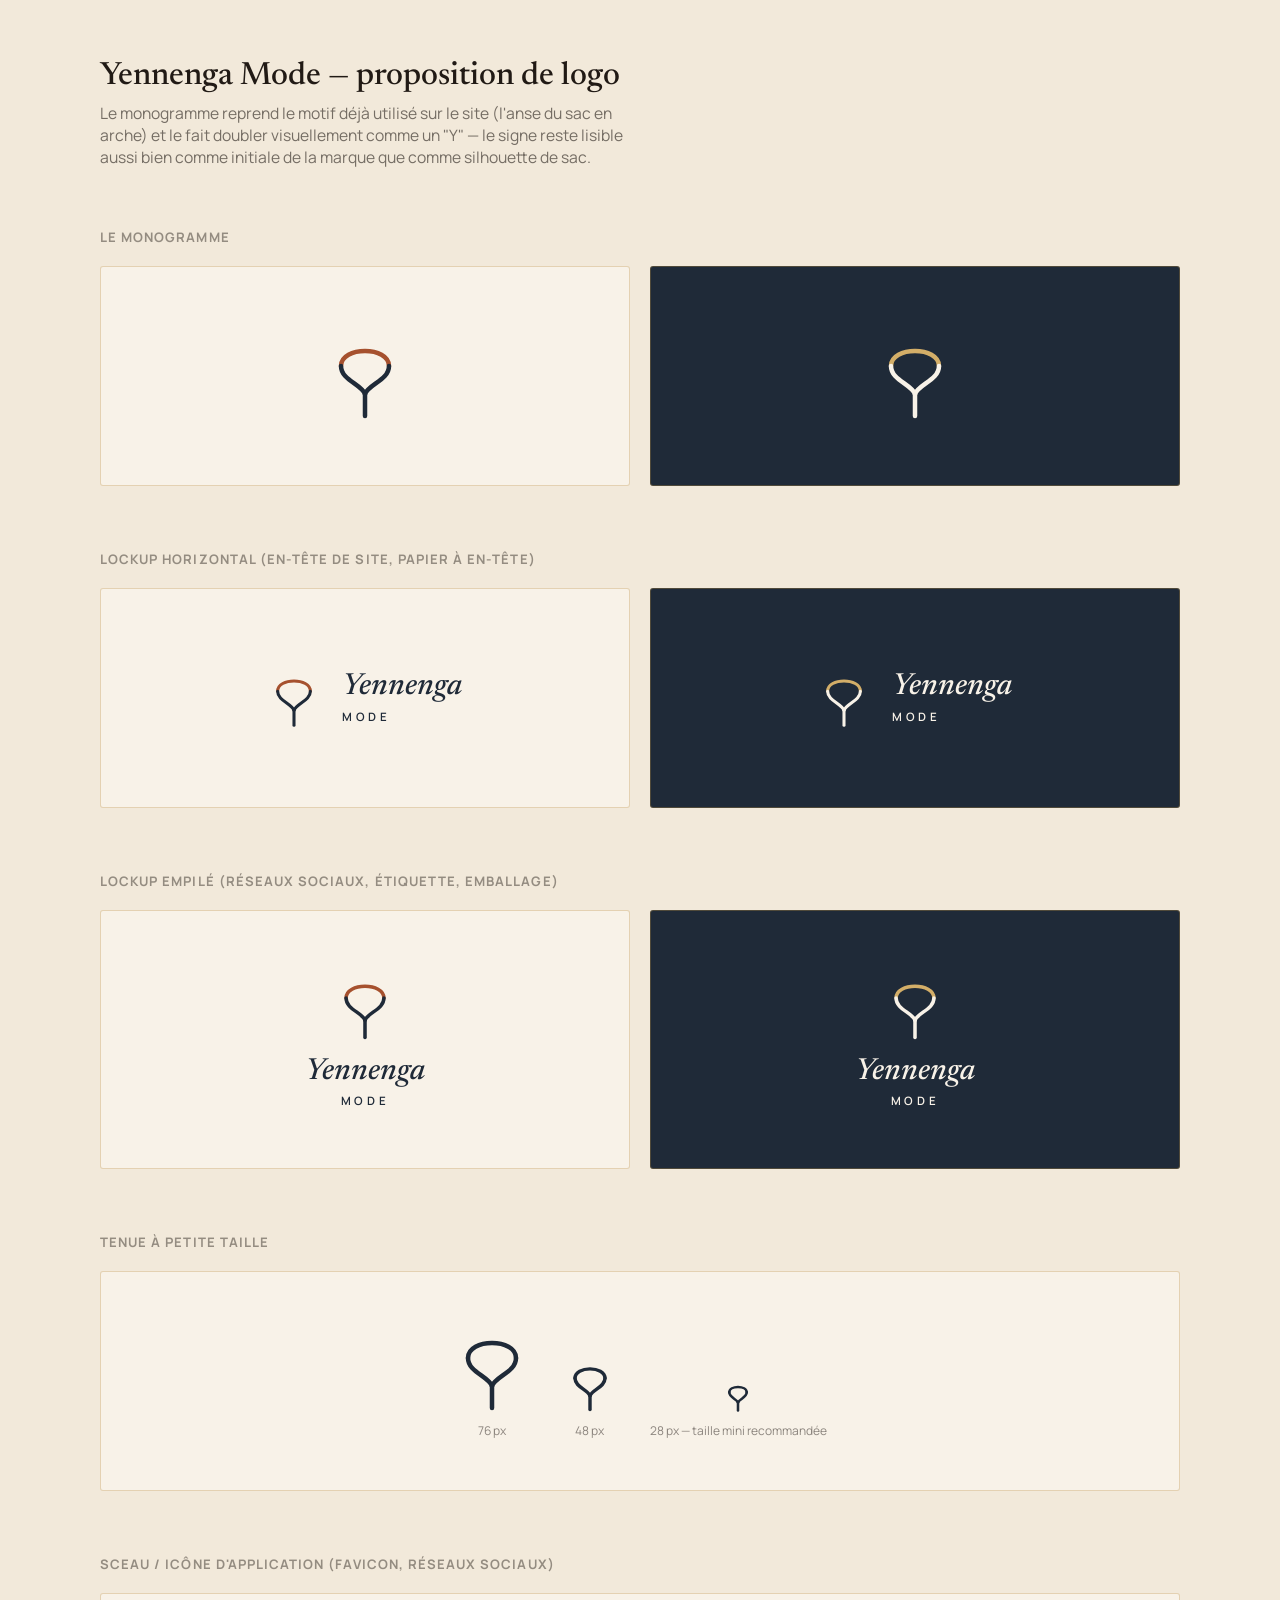
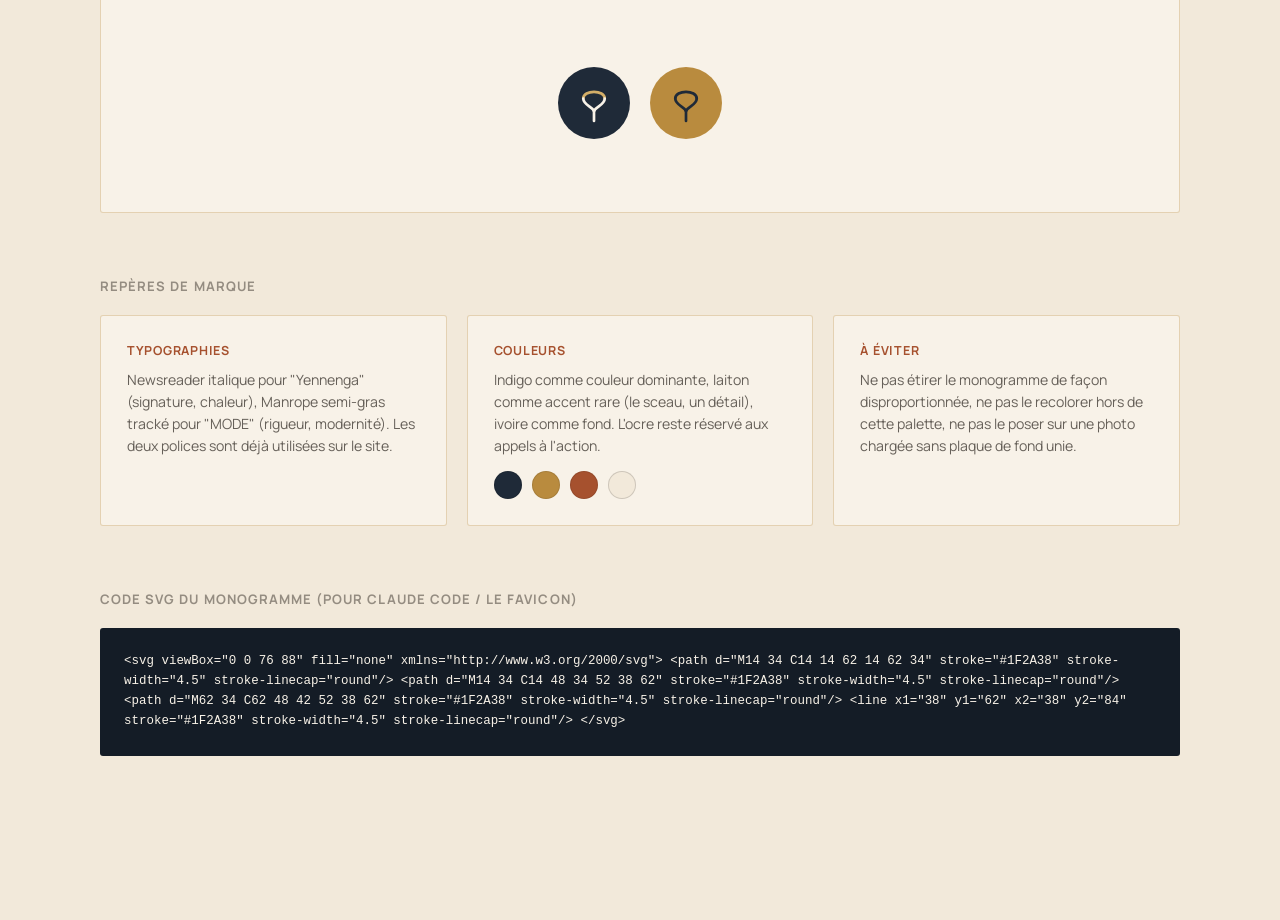
<file: yennenga-mode-logo.html>
<!DOCTYPE html>
<html lang="fr">
<head>
<meta charset="UTF-8">
<meta name="viewport" content="width=device-width, initial-scale=1.0">
<title>Yennenga Mode — Logo</title>
<link rel="preconnect" href="https://fonts.googleapis.com">
<link rel="preconnect" href="https://fonts.gstatic.com" crossorigin>
<link href="https://fonts.googleapis.com/css2?family=Newsreader:ital,opsz,wght@0,6..72,400;0,6..72,500;1,6..72,500;1,6..72,600&family=Manrope:wght@500;600;700&display=swap" rel="stylesheet">
<style>
  :root{
    --indigo:#1F2A38;
    --indigo-deep:#141C26;
    --ocre:#A6512E;
    --ivoire:#F2E9DA;
    --ivoire-soft:#F8F2E8;
    --laiton:#B98B3E;
    --laiton-pale:#D3AE68;
    --encre:#211A15;
    --ligne:rgba(185,139,62,0.32);
  }
  *{box-sizing:border-box; margin:0; padding:0;}
  body{
    font-family:'Manrope', sans-serif;
    background:var(--ivoire);
    color:var(--encre);
    padding:60px 24px 100px;
  }
  .wrap{max-width:1080px; margin:0 auto;}
  header.page{margin-bottom:60px;}
  header.page h1{font-family:'Newsreader', serif; font-weight:500; font-size:2rem;}
  header.page p{margin-top:10px; color:rgba(33,26,21,0.6); max-width:56ch; font-size:0.98rem;}

  section{margin-bottom:64px;}
  section h2{
    font-family:'Manrope', sans-serif; font-size:0.82rem; font-weight:700;
    text-transform:uppercase; letter-spacing:0.08em; color:rgba(33,26,21,0.45);
    margin-bottom:20px;
  }

  .tile-row{display:grid; grid-template-columns:1fr 1fr; gap:20px;}
  .tile{
    border:1px solid var(--ligne); border-radius:3px;
    display:flex; align-items:center; justify-content:center;
    padding:60px 30px; min-height:220px;
  }
  .tile.light{background:var(--ivoire-soft);}
  .tile.dark{background:var(--indigo); }

  /* ---- MARQUE : icone ---- */
  .mark svg{display:block;}
  .mark-icon{width:76px; height:88px;}

  /* ---- LOCKUP HORIZONTAL ---- */
  .lockup-h{display:flex; align-items:center; gap:22px;}
  .lockup-h .mark-icon{width:52px; height:60px;}
  .wordmark{display:flex; flex-direction:column;}
  .wordmark .brand{
    font-family:'Newsreader', serif; font-style:italic; font-weight:500;
    font-size:1.9rem; line-height:1;
  }
  .wordmark .cat{
    font-family:'Manrope', sans-serif; font-weight:600; font-size:0.72rem;
    letter-spacing:0.32em; margin-top:6px;
  }
  .tile.light .brand, .tile.light .cat{color:var(--indigo);}
  .tile.dark .brand, .tile.dark .cat{color:var(--ivoire-soft);}

  /* ---- LOCKUP EMPILE ---- */
  .lockup-v{display:flex; flex-direction:column; align-items:center; gap:16px;}
  .lockup-v .mark-icon{width:60px; height:70px;}
  .lockup-v .wordmark{align-items:center; text-align:center;}

  /* ---- ECHELLE ---- */
  .scale-row{display:flex; align-items:flex-end; gap:36px; justify-content:center; flex-wrap:wrap; padding:50px 30px;}
  .scale-item{display:flex; flex-direction:column; align-items:center; gap:10px;}
  .scale-item span{font-size:0.75rem; color:rgba(33,26,21,0.5);}

  /* ---- FAVICON / SCEAU ---- */
  .seal-row{display:flex; gap:20px; justify-content:center; flex-wrap:wrap; padding:40px 30px;}
  .seal{
    width:72px; height:72px; border-radius:50%;
    background:var(--indigo); display:flex; align-items:center; justify-content:center;
  }
  .seal.alt{background:var(--laiton);}
  .seal svg{width:34px; height:40px;}

  /* ---- GUIDE ---- */
  .guide-grid{display:grid; grid-template-columns:1fr 1fr 1fr; gap:20px;}
  .guide-card{
    border:1px solid var(--ligne); border-radius:3px; padding:26px;
    background:var(--ivoire-soft);
  }
  .guide-card .k{font-size:0.78rem; font-weight:700; text-transform:uppercase; letter-spacing:0.06em; color:var(--ocre); margin-bottom:10px;}
  .guide-card p{font-size:0.88rem; color:rgba(33,26,21,0.68); line-height:1.55;}
  .swatches{display:flex; gap:10px; margin-top:14px;}
  .swatch{width:28px; height:28px; border-radius:50%; border:1px solid rgba(0,0,0,0.1);}

  /* ---- CODE ---- */
  .code-block{
    background:var(--indigo-deep); color:var(--ivoire-soft);
    border-radius:3px; padding:24px; overflow-x:auto;
    font-family:ui-monospace, monospace; font-size:0.78rem; line-height:1.6;
  }
</style>
</head>
<body>
<div class="wrap">

  <header class="page">
    <h1>Yennenga Mode — proposition de logo</h1>
    <p>Le monogramme reprend le motif déjà utilisé sur le site (l'anse du sac en arche) et le fait doubler visuellement comme un "Y" — le signe reste lisible aussi bien comme initiale de la marque que comme silhouette de sac.</p>
  </header>

  <section>
    <h2>Le monogramme</h2>
    <div class="tile-row">
      <div class="tile light">
        <div class="mark">
          <svg class="mark-icon" viewBox="0 0 76 88" fill="none" xmlns="http://www.w3.org/2000/svg">
            <path d="M14 34 C14 14 62 14 62 34" stroke="#A6512E" stroke-width="4.5" stroke-linecap="round"/>
            <path d="M14 34 C14 48 34 52 38 62" stroke="#1F2A38" stroke-width="4.5" stroke-linecap="round"/>
            <path d="M62 34 C62 48 42 52 38 62" stroke="#1F2A38" stroke-width="4.5" stroke-linecap="round"/>
            <line x1="38" y1="62" x2="38" y2="84" stroke="#1F2A38" stroke-width="4.5" stroke-linecap="round"/>
          </svg>
        </div>
      </div>
      <div class="tile dark">
        <div class="mark">
          <svg class="mark-icon" viewBox="0 0 76 88" fill="none" xmlns="http://www.w3.org/2000/svg">
            <path d="M14 34 C14 14 62 14 62 34" stroke="#D3AE68" stroke-width="4.5" stroke-linecap="round"/>
            <path d="M14 34 C14 48 34 52 38 62" stroke="#F8F2E8" stroke-width="4.5" stroke-linecap="round"/>
            <path d="M62 34 C62 48 42 52 38 62" stroke="#F8F2E8" stroke-width="4.5" stroke-linecap="round"/>
            <line x1="38" y1="62" x2="38" y2="84" stroke="#F8F2E8" stroke-width="4.5" stroke-linecap="round"/>
          </svg>
        </div>
      </div>
    </div>
  </section>

  <section>
    <h2>Lockup horizontal (en-tête de site, papier à en-tête)</h2>
    <div class="tile-row">
      <div class="tile light">
        <div class="lockup-h">
          <svg class="mark-icon" viewBox="0 0 76 88" fill="none" xmlns="http://www.w3.org/2000/svg">
            <path d="M14 34 C14 14 62 14 62 34" stroke="#A6512E" stroke-width="4.5" stroke-linecap="round"/>
            <path d="M14 34 C14 48 34 52 38 62" stroke="#1F2A38" stroke-width="4.5" stroke-linecap="round"/>
            <path d="M62 34 C62 48 42 52 38 62" stroke="#1F2A38" stroke-width="4.5" stroke-linecap="round"/>
            <line x1="38" y1="62" x2="38" y2="84" stroke="#1F2A38" stroke-width="4.5" stroke-linecap="round"/>
          </svg>
          <div class="wordmark">
            <div class="brand">Yennenga</div>
            <div class="cat">MODE</div>
          </div>
        </div>
      </div>
      <div class="tile dark">
        <div class="lockup-h">
          <svg class="mark-icon" viewBox="0 0 76 88" fill="none" xmlns="http://www.w3.org/2000/svg">
            <path d="M14 34 C14 14 62 14 62 34" stroke="#D3AE68" stroke-width="4.5" stroke-linecap="round"/>
            <path d="M14 34 C14 48 34 52 38 62" stroke="#F8F2E8" stroke-width="4.5" stroke-linecap="round"/>
            <path d="M62 34 C62 48 42 52 38 62" stroke="#F8F2E8" stroke-width="4.5" stroke-linecap="round"/>
            <line x1="38" y1="62" x2="38" y2="84" stroke="#F8F2E8" stroke-width="4.5" stroke-linecap="round"/>
          </svg>
          <div class="wordmark">
            <div class="brand">Yennenga</div>
            <div class="cat">MODE</div>
          </div>
        </div>
      </div>
    </div>
  </section>

  <section>
    <h2>Lockup empilé (réseaux sociaux, étiquette, emballage)</h2>
    <div class="tile-row">
      <div class="tile light">
        <div class="lockup-v">
          <svg class="mark-icon" viewBox="0 0 76 88" fill="none" xmlns="http://www.w3.org/2000/svg">
            <path d="M14 34 C14 14 62 14 62 34" stroke="#A6512E" stroke-width="4.5" stroke-linecap="round"/>
            <path d="M14 34 C14 48 34 52 38 62" stroke="#1F2A38" stroke-width="4.5" stroke-linecap="round"/>
            <path d="M62 34 C62 48 42 52 38 62" stroke="#1F2A38" stroke-width="4.5" stroke-linecap="round"/>
            <line x1="38" y1="62" x2="38" y2="84" stroke="#1F2A38" stroke-width="4.5" stroke-linecap="round"/>
          </svg>
          <div class="wordmark">
            <div class="brand">Yennenga</div>
            <div class="cat">MODE</div>
          </div>
        </div>
      </div>
      <div class="tile dark">
        <div class="lockup-v">
          <svg class="mark-icon" viewBox="0 0 76 88" fill="none" xmlns="http://www.w3.org/2000/svg">
            <path d="M14 34 C14 14 62 14 62 34" stroke="#D3AE68" stroke-width="4.5" stroke-linecap="round"/>
            <path d="M14 34 C14 48 34 52 38 62" stroke="#F8F2E8" stroke-width="4.5" stroke-linecap="round"/>
            <path d="M62 34 C62 48 42 52 38 62" stroke="#F8F2E8" stroke-width="4.5" stroke-linecap="round"/>
            <line x1="38" y1="62" x2="38" y2="84" stroke="#F8F2E8" stroke-width="4.5" stroke-linecap="round"/>
          </svg>
          <div class="wordmark">
            <div class="brand">Yennenga</div>
            <div class="cat">MODE</div>
          </div>
        </div>
      </div>
    </div>
  </section>

  <section>
    <h2>Tenue à petite taille</h2>
    <div class="tile light" style="padding:0;">
      <div class="scale-row">
        <div class="scale-item">
          <svg width="76" height="88" viewBox="0 0 76 88" fill="none" xmlns="http://www.w3.org/2000/svg">
            <path d="M14 34 C14 14 62 14 62 34" stroke="#1F2A38" stroke-width="4.5" stroke-linecap="round"/>
            <path d="M14 34 C14 48 34 52 38 62" stroke="#1F2A38" stroke-width="4.5" stroke-linecap="round"/>
            <path d="M62 34 C62 48 42 52 38 62" stroke="#1F2A38" stroke-width="4.5" stroke-linecap="round"/>
            <line x1="38" y1="62" x2="38" y2="84" stroke="#1F2A38" stroke-width="4.5" stroke-linecap="round"/>
          </svg>
          <span>76 px</span>
        </div>
        <div class="scale-item">
          <svg width="48" height="55" viewBox="0 0 76 88" fill="none" xmlns="http://www.w3.org/2000/svg">
            <path d="M14 34 C14 14 62 14 62 34" stroke="#1F2A38" stroke-width="5.5" stroke-linecap="round"/>
            <path d="M14 34 C14 48 34 52 38 62" stroke="#1F2A38" stroke-width="5.5" stroke-linecap="round"/>
            <path d="M62 34 C62 48 42 52 38 62" stroke="#1F2A38" stroke-width="5.5" stroke-linecap="round"/>
            <line x1="38" y1="62" x2="38" y2="84" stroke="#1F2A38" stroke-width="5.5" stroke-linecap="round"/>
          </svg>
          <span>48 px</span>
        </div>
        <div class="scale-item">
          <svg width="28" height="32" viewBox="0 0 76 88" fill="none" xmlns="http://www.w3.org/2000/svg">
            <path d="M14 34 C14 14 62 14 62 34" stroke="#1F2A38" stroke-width="7" stroke-linecap="round"/>
            <path d="M14 34 C14 48 34 52 38 62" stroke="#1F2A38" stroke-width="7" stroke-linecap="round"/>
            <path d="M62 34 C62 48 42 52 38 62" stroke="#1F2A38" stroke-width="7" stroke-linecap="round"/>
            <line x1="38" y1="62" x2="38" y2="84" stroke="#1F2A38" stroke-width="7" stroke-linecap="round"/>
          </svg>
          <span>28 px — taille mini recommandée</span>
        </div>
      </div>
    </div>
  </section>

  <section>
    <h2>Sceau / icône d'application (favicon, réseaux sociaux)</h2>
    <div class="tile light" style="padding:0;">
      <div class="seal-row">
        <div class="seal">
          <svg viewBox="0 0 76 88" fill="none" xmlns="http://www.w3.org/2000/svg">
            <path d="M14 34 C14 14 62 14 62 34" stroke="#D3AE68" stroke-width="6" stroke-linecap="round"/>
            <path d="M14 34 C14 48 34 52 38 62" stroke="#F8F2E8" stroke-width="6" stroke-linecap="round"/>
            <path d="M62 34 C62 48 42 52 38 62" stroke="#F8F2E8" stroke-width="6" stroke-linecap="round"/>
            <line x1="38" y1="62" x2="38" y2="84" stroke="#F8F2E8" stroke-width="6" stroke-linecap="round"/>
          </svg>
        </div>
        <div class="seal alt">
          <svg viewBox="0 0 76 88" fill="none" xmlns="http://www.w3.org/2000/svg">
            <path d="M14 34 C14 14 62 14 62 34" stroke="#1F2A38" stroke-width="6" stroke-linecap="round"/>
            <path d="M14 34 C14 48 34 52 38 62" stroke="#1F2A38" stroke-width="6" stroke-linecap="round"/>
            <path d="M62 34 C62 48 42 52 38 62" stroke="#1F2A38" stroke-width="6" stroke-linecap="round"/>
            <line x1="38" y1="62" x2="38" y2="84" stroke="#1F2A38" stroke-width="6" stroke-linecap="round"/>
          </svg>
        </div>
      </div>
    </div>
  </section>

  <section>
    <h2>Repères de marque</h2>
    <div class="guide-grid">
      <div class="guide-card">
        <div class="k">Typographies</div>
        <p>Newsreader italique pour "Yennenga" (signature, chaleur), Manrope semi-gras tracké pour "MODE" (rigueur, modernité). Les deux polices sont déjà utilisées sur le site.</p>
      </div>
      <div class="guide-card">
        <div class="k">Couleurs</div>
        <p>Indigo comme couleur dominante, laiton comme accent rare (le sceau, un détail), ivoire comme fond. L'ocre reste réservé aux appels à l'action.</p>
        <div class="swatches">
          <div class="swatch" style="background:#1F2A38;"></div>
          <div class="swatch" style="background:#B98B3E;"></div>
          <div class="swatch" style="background:#A6512E;"></div>
          <div class="swatch" style="background:#F2E9DA; border-color:rgba(0,0,0,0.15);"></div>
        </div>
      </div>
      <div class="guide-card">
        <div class="k">À éviter</div>
        <p>Ne pas étirer le monogramme de façon disproportionnée, ne pas le recolorer hors de cette palette, ne pas le poser sur une photo chargée sans plaque de fond unie.</p>
      </div>
    </div>
  </section>

  <section>
    <h2>Code SVG du monogramme (pour Claude Code / le favicon)</h2>
    <div class="code-block">&lt;svg viewBox="0 0 76 88" fill="none" xmlns="http://www.w3.org/2000/svg"&gt;
  &lt;path d="M14 34 C14 14 62 14 62 34" stroke="#1F2A38" stroke-width="4.5" stroke-linecap="round"/&gt;
  &lt;path d="M14 34 C14 48 34 52 38 62" stroke="#1F2A38" stroke-width="4.5" stroke-linecap="round"/&gt;
  &lt;path d="M62 34 C62 48 42 52 38 62" stroke="#1F2A38" stroke-width="4.5" stroke-linecap="round"/&gt;
  &lt;line x1="38" y1="62" x2="38" y2="84" stroke="#1F2A38" stroke-width="4.5" stroke-linecap="round"/&gt;
&lt;/svg&gt;</div>
  </section>

</div>
</body>
</html>
</file>
<file: css/style.css>
/* ===========================================================
   Yennenga Mode — feuille de styles
   Tokens de marque : voir :root ci-dessous
   =========================================================== */

:root{
  --indigo:#1F2A38;
  --indigo-deep:#141C26;
  --ocre:#A6512E;
  --ocre-deep:#8A3F22;
  --ivoire:#F2E9DA;
  --ivoire-soft:#F8F2E8;
  --laiton:#B98B3E;
  --laiton-pale:#D3AE68;
  --encre:#211A15;
  --ligne:rgba(185,139,62,0.32);
  --max:1240px;
}

*{box-sizing:border-box; margin:0; padding:0;}
html{scroll-behavior:smooth;}
@media (prefers-reduced-motion: reduce){
  html{scroll-behavior:auto;}
  *{animation-duration:0.01ms !important; animation-iteration-count:1 !important; transition-duration:0.01ms !important;}
}

body{
  font-family:'Manrope', sans-serif;
  color:var(--encre);
  background:var(--ivoire);
  line-height:1.6;
  font-weight:400;
}

h1,h2,h3{
  font-family:'Newsreader', serif;
  font-weight:500;
  line-height:1.14;
  letter-spacing:-0.005em;
}

a{color:inherit; text-decoration:none;}
img,svg{display:block; max-width:100%;}
button{font-family:inherit; cursor:pointer; border:none; background:none;}

a:focus-visible, button:focus-visible, input:focus-visible, select:focus-visible, textarea:focus-visible{
  outline:2px solid var(--laiton);
  outline-offset:3px;
}

.wrap{max-width:var(--max); margin:0 auto; padding:0 40px;}

/* Lien d'évitement, visible uniquement au focus clavier */
.skip-link{
  position:absolute; left:-9999px; top:auto;
  background:var(--ocre); color:var(--ivoire-soft);
  padding:12px 20px; z-index:100; border-radius:2px;
}
.skip-link:focus{left:16px; top:16px;}

/* motif divider — inspiré des lignes géométriques du bogolan, traité en abstraction discrète */
.motif{
  height:10px;
  background-image:repeating-linear-gradient(45deg, var(--ocre) 0 2px, transparent 2px 14px);
  opacity:0.5;
}

/* ---------- HEADER ---------- */
header{
  position:sticky; top:0; z-index:50;
  background:rgba(31,42,56,0.94);
  backdrop-filter:blur(6px);
  border-bottom:1px solid var(--ligne);
}
.nav{
  display:flex; align-items:center; justify-content:space-between;
  padding:16px 40px;
  max-width:var(--max); margin:0 auto;
}
.brand-lockup{display:flex; align-items:center; gap:14px;}
.brand-lockup .mark-icon{width:30px; height:35px; flex:none;}
.brand-lockup .wordmark{display:flex; flex-direction:column; line-height:1;}
.brand-lockup .wordmark .brand{
  font-family:'Newsreader', serif; font-style:italic; font-weight:500;
  font-size:1.25rem; color:var(--ivoire-soft);
}
.brand-lockup .wordmark .cat{
  font-family:'Manrope', sans-serif; font-weight:600; font-size:0.6rem;
  letter-spacing:0.28em; margin-top:3px; color:rgba(242,233,218,0.6);
}
.nav-links{display:flex; gap:34px; align-items:center;}
.nav-links a{color:var(--ivoire); font-size:0.93rem; opacity:0.82; transition:opacity 0.2s ease;}
.nav-links a:hover{opacity:1;}
.nav-cta{
  padding:11px 20px;
  background:var(--ocre);
  border-radius:2px;
  color:var(--ivoire-soft) !important;
  opacity:1 !important;
  font-size:0.88rem;
  font-weight:600;
}
.nav-cta:hover{background:var(--ocre-deep);}
.burger{display:none; flex-direction:column; gap:5px; padding:6px;}
.burger span{width:24px; height:1.5px; background:var(--ivoire);}

.lang-switch{
  display:flex; align-items:center; gap:2px;
  border:1px solid rgba(242,233,218,0.3); border-radius:2px; padding:3px;
  margin-left:8px;
}
.lang-btn{
  padding:6px 11px; font-size:0.78rem; font-weight:600; border-radius:1px;
  color:rgba(242,233,218,0.6); transition:background 0.2s ease, color 0.2s ease;
}
.lang-btn.active{background:var(--laiton); color:var(--indigo-deep);}

/* ---------- HERO ---------- */
.hero{background:var(--indigo); color:var(--ivoire); overflow:hidden;}
.hero-grid{
  display:grid; grid-template-columns:1.05fr 0.95fr;
  align-items:center; max-width:var(--max); margin:0 auto;
  padding:0 40px; min-height:600px;
}
.hero-text{
  padding-right:30px;
  opacity:0; transform:translateY(18px);
  animation:reveal 0.9s ease 0.15s forwards;
}
@keyframes reveal{ to{opacity:1; transform:translateY(0);} }

.hero h1{
  font-size:clamp(2.3rem, 4.4vw, 3.4rem);
  color:var(--ivoire-soft);
  max-width:13ch;
}
.hero p.lede{
  margin-top:22px; max-width:40ch;
  color:rgba(242,233,218,0.72);
  font-size:1.05rem;
}
.hero-actions{display:flex; gap:14px; margin-top:32px; flex-wrap:wrap;}
.btn-primary{
  background:var(--ocre); color:var(--ivoire-soft);
  padding:15px 26px; border-radius:2px; font-size:0.93rem; font-weight:600;
  transition:background 0.2s ease;
}
.btn-primary:hover{background:var(--ocre-deep);}
.btn-ghost{
  padding:15px 24px; border:1px solid rgba(242,233,218,0.35);
  color:var(--ivoire-soft); border-radius:2px; font-size:0.93rem;
  transition:border-color 0.2s ease;
}
.btn-ghost:hover{border-color:var(--laiton-pale);}

.hero-credo{
  margin-top:48px; padding-top:20px; border-top:1px solid var(--ligne);
  font-size:0.85rem; color:rgba(242,233,218,0.58); max-width:36ch;
}

.hero-art{display:flex; align-items:center; justify-content:center; padding:30px 0;}
.hero-art svg{width:110%; max-width:480px; height:auto;}

/* ---------- SECTION HEAD ---------- */
.section-head{
  display:flex; justify-content:space-between; align-items:flex-end;
  gap:24px; margin-bottom:50px; flex-wrap:wrap;
}
.section-head h2{font-size:clamp(1.75rem, 2.8vw, 2.3rem); max-width:16ch;}
.section-head p{max-width:36ch; color:rgba(33,26,21,0.62); font-size:0.97rem;}

/* ---------- TRAJET (import) ---------- */
.trajet{padding:110px 0 100px;}
.route{
  display:grid; grid-template-columns:1fr auto 1fr;
  align-items:center; gap:24px; margin-bottom:60px;
}
.route-city{text-align:center;}
.route-city .name{font-family:'Newsreader', serif; font-size:1.5rem;}
.route-city .tag{font-size:0.85rem; color:rgba(33,26,21,0.55); margin-top:4px;}
.route-line{position:relative; height:2px; background:repeating-linear-gradient(90deg, var(--laiton) 0 8px, transparent 8px 16px);}
.route-line svg{position:absolute; top:50%; left:50%; transform:translate(-50%,-55%); width:28px; height:28px; stroke:var(--ocre);}

.steps{display:grid; grid-template-columns:repeat(3,1fr); gap:36px;}
.step{border-top:1px solid var(--ligne); padding-top:20px;}
.step h3{font-size:1.1rem; font-weight:500; margin-bottom:10px;}
.step p{font-size:0.92rem; color:rgba(33,26,21,0.62);}

/* ---------- COLLECTION PRODUITS ---------- */
.collections{padding:100px 0; background:var(--ivoire-soft);}

.cat-tabs{display:flex; gap:10px; flex-wrap:wrap; margin-bottom:40px;}
.cat-tab{
  padding:10px 18px; border:1px solid var(--ligne); border-radius:2px;
  font-size:0.85rem; color:rgba(33,26,21,0.65);
  transition:border-color 0.2s ease, color 0.2s ease, background 0.2s ease;
}
.cat-tab:hover{border-color:var(--laiton);}
.cat-tab.active{background:var(--indigo); border-color:var(--indigo); color:var(--ivoire-soft);}

.products{display:grid; grid-template-columns:repeat(3, 1fr); gap:30px;}
.product-card{
  border:1px solid var(--ligne); border-radius:2px; overflow:hidden;
  background:var(--ivoire); display:flex; flex-direction:column;
  transition:border-color 0.2s ease, transform 0.2s ease;
}
.product-card:hover{border-color:var(--laiton); transform:translateY(-3px);}
.product-img{
  aspect-ratio:4/3; background:var(--ivoire);
  border-bottom:1px solid var(--ligne);
  position:relative; overflow:hidden;
}
.product-img img{width:100%; height:100%; object-fit:cover;}
.product-img .img-fallback{width:64px; height:64px; stroke:var(--ocre);}
.material-tag{
  position:absolute; top:12px; left:12px; z-index:3;
  padding:5px 11px; border-radius:2px;
  background:rgba(242,233,218,0.92); border:1px solid var(--ligne);
  font-size:0.72rem; font-weight:600; color:var(--indigo);
}

/* ---- Carrousel photo par article ---- */
.slide{
  position:absolute; inset:0;
  display:flex; align-items:center; justify-content:center;
  opacity:0; transition:opacity 0.3s ease;
}
.slide.active{opacity:1; z-index:1;}
.slide-arrow{
  position:absolute; top:50%; transform:translateY(-50%); z-index:3;
  width:30px; height:30px; border-radius:50%;
  background:rgba(242,233,218,0.9); border:1px solid var(--ligne);
  display:flex; align-items:center; justify-content:center;
  font-size:1rem; line-height:1; color:var(--indigo);
  transition:background 0.2s ease;
}
.slide-arrow:hover{background:var(--ivoire);}
.slide-arrow.prev{left:10px;}
.slide-arrow.next{right:10px;}
.slide-dots{
  position:absolute; bottom:11px; left:50%; transform:translateX(-50%); z-index:3;
  display:flex; gap:6px;
}
.slide-dots .dot{
  width:7px; height:7px; border-radius:50%;
  background:rgba(242,233,218,0.55); border:1px solid rgba(33,26,21,0.25);
  transition:background 0.2s ease, border-color 0.2s ease;
}
.slide-dots .dot.active{background:var(--ocre); border-color:var(--ocre);}
.product-body{padding:22px 24px 24px; display:flex; flex-direction:column; flex:1;}
.product-card .name{font-family:'Newsreader', serif; font-size:1.15rem;}
.product-card .desc{font-size:0.87rem; color:rgba(33,26,21,0.6); margin-top:8px; line-height:1.55;}
.product-card .price{font-size:0.92rem; margin-top:16px; color:var(--indigo); font-weight:600;}
.product-buy{
  margin-top:18px; align-self:flex-start;
  padding:11px 20px; border:1px solid var(--indigo); border-radius:2px;
  font-size:0.85rem; font-weight:600; color:var(--indigo);
  transition:background 0.2s ease, color 0.2s ease;
}
.product-buy:hover{background:var(--indigo); color:var(--ivoire-soft);}

/* ---------- QUOTE ---------- */
.quote-section{padding:100px 0; text-align:center;}
.quote-section blockquote{
  font-family:'Newsreader', serif; font-style:italic;
  font-size:clamp(1.35rem, 2.4vw, 1.9rem); max-width:28ch; margin:0 auto; line-height:1.42;
}
.quote-section cite{display:block; margin-top:24px; font-style:normal; font-size:0.9rem; color:rgba(33,26,21,0.55); font-family:'Manrope', sans-serif;}

/* ---------- BOUTIQUE ---------- */
.boutique{background:var(--indigo); color:var(--ivoire); padding:100px 0;}
.boutique-grid{display:grid; grid-template-columns:1fr 1fr; gap:60px; align-items:start;}
.boutique h2{color:var(--ivoire-soft); font-size:clamp(1.75rem, 2.8vw, 2.3rem);}
.info-list{margin-top:26px; display:flex; flex-direction:column; gap:18px;}
.info-list .row{display:flex; gap:14px; border-top:1px solid var(--ligne); padding-top:14px;}
.info-list .label{font-size:0.82rem; color:rgba(242,233,218,0.5); min-width:120px;}
.info-list .val{font-size:0.95rem; color:rgba(242,233,218,0.88);}
.info-list .val a{text-decoration:underline; text-underline-offset:3px; text-decoration-color:rgba(242,233,218,0.4);}
.info-list .val a:hover{color:var(--laiton-pale);}
.pay-badges{display:flex; gap:12px; margin-top:24px; flex-wrap:wrap;}
.pay-badges span{
  border:1px solid rgba(242,233,218,0.3); padding:8px 14px; border-radius:2px;
  font-size:0.82rem; color:rgba(242,233,218,0.75);
}
.map-card{
  border:1px solid rgba(242,233,218,0.2); padding:34px;
  display:flex; align-items:center; justify-content:center; aspect-ratio:4/3;
}
.map-card svg{width:80%; stroke:var(--laiton-pale);}

/* ---------- SUIVEZ-NOUS / CONTACT ---------- */
.follow{padding:90px 0;}
.follow-inner{text-align:center; margin-bottom:60px;}
.follow h2{font-size:clamp(1.6rem, 2.4vw, 2rem); max-width:18ch; margin:0 auto;}
.follow p{margin-top:14px; color:rgba(33,26,21,0.6);}
.follow-links{display:flex; justify-content:center; gap:20px; margin-top:32px; flex-wrap:wrap;}
.follow-links a{
  padding:13px 24px; border:1px solid var(--ligne); border-radius:2px; font-size:0.9rem;
  transition:border-color 0.2s ease, color 0.2s ease;
}
.follow-links a:hover{border-color:var(--ocre); color:var(--ocre-deep);}

.contact-form{
  max-width:560px; margin:0 auto;
  border:1px solid var(--ligne); border-radius:2px; padding:40px;
}
.contact-form h3{font-family:'Newsreader', serif; font-size:1.3rem; margin-bottom:8px;}
.contact-form .sub{font-size:0.9rem; color:rgba(33,26,21,0.58); margin-bottom:28px;}
.field{margin-bottom:20px; display:flex; flex-direction:column; gap:6px;}
.field label{font-size:0.82rem; color:rgba(33,26,21,0.6);}
.field input, .field select, .field textarea{
  font-family:inherit; font-size:0.95rem; padding:11px 4px;
  border:none; border-bottom:1px solid var(--ligne); background:none;
  color:var(--encre);
}
.field textarea{resize:vertical; min-height:80px;}
.field input::placeholder, .field textarea::placeholder{color:rgba(33,26,21,0.35);}
.contact-submit{
  margin-top:8px; width:100%; text-align:center;
  padding:14px; background:var(--ocre); color:var(--ivoire-soft);
  border-radius:2px; font-size:0.95rem; font-weight:600;
  transition:background 0.2s ease;
}
.contact-submit:hover{background:var(--ocre-deep);}
.contact-submit:disabled{opacity:0.6; cursor:wait;}

.form-status{
  margin-top:16px; padding:12px 14px; border-radius:2px; font-size:0.88rem;
  display:none;
}
.form-status.visible{display:block;}
.form-status.success{background:rgba(166,81,46,0.1); color:var(--ocre-deep); border:1px solid rgba(166,81,46,0.3);}
.form-status.error{background:rgba(166,81,46,0.1); color:var(--ocre-deep); border:1px solid rgba(166,81,46,0.3);}

/* ---------- FOOTER ---------- */
footer{background:var(--indigo-deep); color:rgba(242,233,218,0.55); padding:56px 0 32px;}
.foot-grid{display:flex; justify-content:space-between; flex-wrap:wrap; gap:30px; padding-bottom:32px; border-bottom:1px solid var(--ligne);}
.foot-logo{display:flex; align-items:center; gap:10px;}
.foot-logo .mark-icon{width:22px; height:26px;}
.foot-logo span{font-family:'Newsreader', serif; color:var(--ivoire-soft); font-size:1.1rem;}
.foot-links{display:flex; gap:26px; flex-wrap:wrap;}
.foot-links a{font-size:0.87rem;}
.foot-links a:hover{color:var(--laiton-pale);}
.foot-bottom{display:flex; justify-content:space-between; padding-top:24px; font-size:0.8rem; flex-wrap:wrap; gap:10px;}

/* ---------- RESPONSIVE ---------- */
@media (max-width: 880px){
  .nav-links{display:none;}
  .burger{display:flex;}
  .hero-grid{grid-template-columns:1fr; min-height:auto; padding:60px 24px 44px;}
  .hero-text{padding-right:0;}
  .wrap{padding:0 24px;}
  .products{grid-template-columns:repeat(2,1fr);}
}
@media (max-width: 560px){
  .products{grid-template-columns:1fr;}
  .route{grid-template-columns:1fr; text-align:center; gap:14px;}
  .route-line{height:40px; width:2px; margin:0 auto; background:repeating-linear-gradient(180deg, var(--laiton) 0 8px, transparent 8px 16px);}
  .route-line svg{transform:translate(-50%,-50%) rotate(90deg);}
  .steps{grid-template-columns:1fr; gap:24px;}
  .boutique-grid{grid-template-columns:1fr; gap:40px;}
  .nav{padding:14px 24px;}
  .contact-form{padding:28px 22px;}
}
@media (max-width: 400px){
  .lang-btn{padding:5px 8px; font-size:0.72rem;}
}
</file>
